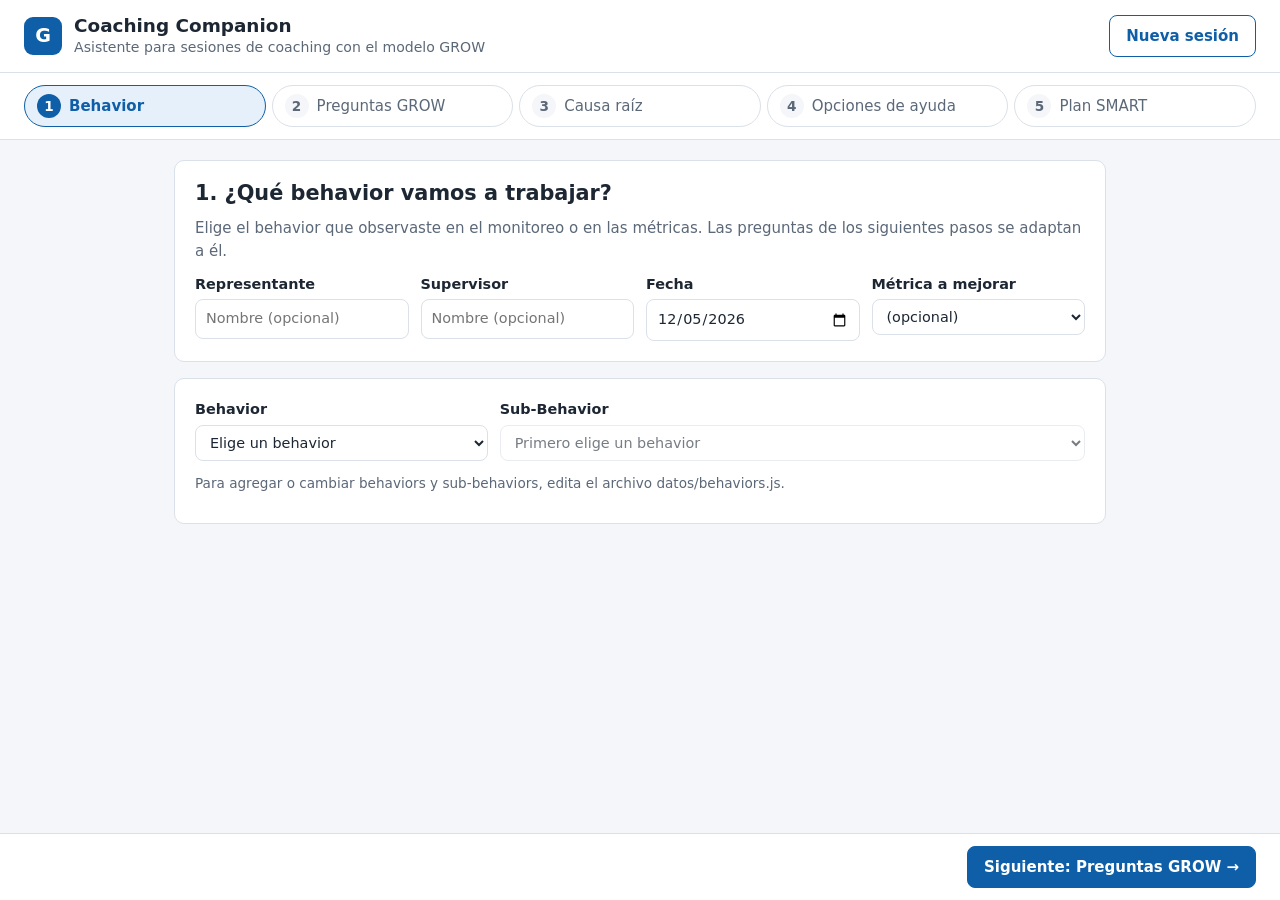
<file: index.html>
<!doctype html>
<html lang="es">
<head>
  <meta charset="utf-8">
  <meta name="viewport" content="width=device-width, initial-scale=1">
  <title>Coaching Companion</title>
  <link rel="stylesheet" href="css/estilos.css">
</head>
<body>
  <header class="encabezado">
    <div class="marca">
      <span class="logo" aria-hidden="true">G</span>
      <div>
        <h1>Coaching Companion</h1>
        <p class="sub">Asistente para sesiones de coaching con el modelo GROW</p>
      </div>
    </div>
    <button type="button" class="btn btn-sec" id="btn-nueva">Nueva sesión</button>
  </header>

  <nav class="pasos" id="pasos" aria-label="Pasos de la sesión"></nav>

  <main id="contenido" class="contenido" tabindex="-1">
    <!-- Este aviso solo se ve si no se cargaron los archivos de js/ y datos/. -->
    <div class="tarjeta alerta">
      <strong>La herramienta no pudo cargar sus archivos.</strong>
      Abre <strong>coaching-companion.html</strong> (versión en un solo archivo), o asegúrate de tener junto a este
      index.html las carpetas <code>css</code>, <code>datos</code> y <code>js</code>.
    </div>
  </main>

  <footer class="pie" id="pie">
    <button type="button" class="btn btn-sec" id="btn-atras">← Atrás</button>
    <span class="aviso-guardado" id="aviso-guardado"></span>
    <button type="button" class="btn" id="btn-siguiente">Siguiente →</button>
  </footer>

  <!--
    Orden de carga:
    1) datos/   → contenido editable (behaviors, preguntas, causas, estilos)
    2) js/app.js → estado, navegación y utilidades
    3) js/pasos/ → una sección por paso del flujo
    4) js/inicio.js → arranca la aplicación
    Todo funciona abriendo este archivo directamente (sin servidor).
  -->
  <script src="datos/metricas.js"></script>
  <script src="datos/behaviors.js"></script>
  <script src="datos/preguntas-grow.js"></script>
  <script src="datos/causas-raiz.js"></script>
  <script src="datos/estilos-aprendizaje.js"></script>
  <script src="datos/recomendaciones.js"></script>

  <script src="js/app.js"></script>
  <script src="js/pasos/1-behavior.js"></script>
  <script src="js/pasos/2-grow.js"></script>
  <script src="js/pasos/3-causa-raiz.js"></script>
  <script src="js/pasos/4-ayuda.js"></script>
  <script src="js/pasos/5-plan-smart.js"></script>
  <script src="js/inicio.js"></script>
</body>
</html>
</file>
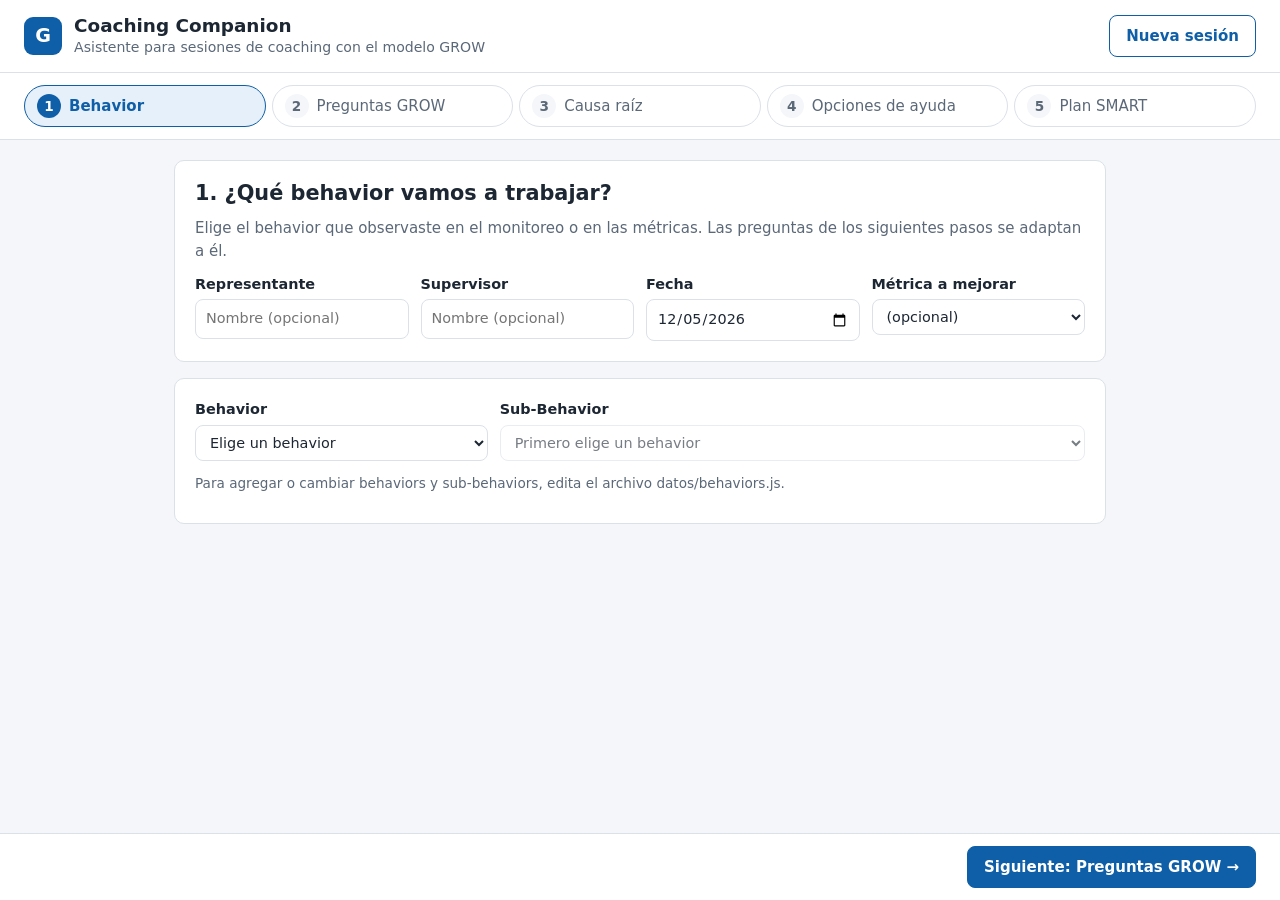
<file: coaching-companion.html>
<!doctype html>
<html lang="es">
<head>
  <!-- Archivo generado con construir.py. Para editar, cambia los archivos de datos/ y vuelve a generarlo. -->
  <meta charset="utf-8">
  <meta name="viewport" content="width=device-width, initial-scale=1">
  <title>Coaching Companion</title>
  <style>
/* Coaching Companion — estilos. Sin fuentes ni recursos externos. */
:root {
  --fondo: #f4f6f9;
  --tarjeta: #ffffff;
  --texto: #1d2733;
  --tenue: #5b6878;
  --borde: #dbe1e8;
  --primario: #0f5fa8;
  --primario-claro: #e6f0fa;
  --ok: #1d7a46;
  --ok-claro: #e5f4ec;
  --aviso: #8a5a00;
  --aviso-claro: #fff4dc;
  --sobre-primario: #ffffff;
  --radio: 10px;
}
/* Modo oscuro: sigue el tema del sistema o el elegido en la página que lo aloja. */
@media (prefers-color-scheme: dark) {
  :root:not([data-theme="light"]) {
    --fondo: #12171e; --tarjeta: #1b222c; --texto: #e3e9f0; --tenue: #9aa7b6; --borde: #2e3845;
    --primario: #5aa2e6; --primario-claro: #1d3247; --ok: #5cc48b; --ok-claro: #17322a;
    --aviso: #e8b65a; --aviso-claro: #3a2f17; --sobre-primario: #0c1622; color-scheme: dark;
  }
}
:root[data-theme="dark"] {
  --fondo: #12171e; --tarjeta: #1b222c; --texto: #e3e9f0; --tenue: #9aa7b6; --borde: #2e3845;
  --primario: #5aa2e6; --primario-claro: #1d3247; --ok: #5cc48b; --ok-claro: #17322a;
  --aviso: #e8b65a; --aviso-claro: #3a2f17; --sobre-primario: #0c1622; color-scheme: dark;
}

* { box-sizing: border-box; }
html { -webkit-text-size-adjust: 100%; }
body {
  margin: 0;
  font-family: "Segoe UI", system-ui, -apple-system, Roboto, Arial, sans-serif;
  font-size: 15px;
  line-height: 1.5;
  color: var(--texto);
  background: var(--fondo);
}
h1, h2, h3, h4 { line-height: 1.25; margin: 0 0 .5em; }
h2 { font-size: 1.3rem; }
h3 { font-size: 1.05rem; margin-top: 1.2em; }
h4 { font-size: 1rem; margin-top: 1em; }
p { margin: 0 0 .75em; }

/* Encabezado */
.encabezado {
  display: flex; align-items: center; justify-content: space-between; gap: 12px;
  padding: 14px 24px; background: var(--tarjeta); border-bottom: 1px solid var(--borde);
}
.marca { display: flex; align-items: center; gap: 12px; }
.marca h1 { font-size: 1.15rem; margin: 0; }
.sub { margin: 0; color: var(--tenue); font-size: .88rem; }
.logo {
  width: 38px; height: 38px; border-radius: 9px; background: var(--primario); color: var(--sobre-primario);
  display: grid; place-items: center; font-weight: 700; font-size: 1.2rem;
}

/* Barra de pasos */
.pasos {
  display: flex; gap: 6px; padding: 12px 24px; overflow-x: auto;
  background: var(--tarjeta); border-bottom: 1px solid var(--borde);
  position: sticky; top: env(safe-area-inset-top, 0px); z-index: 5;
}
.paso {
  display: flex; align-items: center; gap: 8px; flex: 1 1 0; min-width: max-content;
  padding: 8px 12px; border: 1px solid var(--borde); border-radius: 999px;
  background: var(--tarjeta); color: var(--tenue); font: inherit; cursor: pointer;
}
.paso .num {
  width: 24px; height: 24px; border-radius: 50%; display: grid; place-items: center;
  background: var(--fondo); font-size: .85rem; font-weight: 600;
}
.paso.listo .num { background: var(--ok-claro); color: var(--ok); }
.paso.activo { border-color: var(--primario); color: var(--primario); background: var(--primario-claro); font-weight: 600; }
.paso.activo .num { background: var(--primario); color: var(--sobre-primario); }

/* Contenido */
.contenido { max-width: 980px; margin: 0 auto; padding: 20px 24px 100px; outline: none; }
.tarjeta {
  background: var(--tarjeta); border: 1px solid var(--borde); border-radius: var(--radio);
  padding: 20px; margin-bottom: 16px;
}
.ayuda { color: var(--tenue); }
.tenue { color: var(--tenue); font-weight: normal; }
.nota { color: var(--tenue); font-size: .85rem; margin-top: 12px; }
.alerta { background: var(--aviso-claro); color: var(--aviso); padding: 10px 12px; border-radius: 8px; }
.contexto { font-size: .95rem; }
.etq { font-weight: 600; font-size: .85rem; color: var(--tenue); }

/* Campos */
.fila-campos { display: grid; grid-template-columns: repeat(auto-fit, minmax(200px, 1fr)); gap: 12px; }
.campo { display: flex; flex-direction: column; gap: 4px; font-weight: 600; font-size: .9rem; }
.campo input, .campo textarea, .campo select {
  font: inherit; font-weight: normal; padding: 8px 10px; border: 1px solid var(--borde);
  border-radius: 8px; background: var(--tarjeta); color: var(--texto); width: 100%;
}
.campo textarea { resize: vertical; }
.campo input:focus, .campo textarea:focus, button:focus-visible, input:focus-visible {
  outline: 2px solid var(--primario); outline-offset: 1px;
}
.campo-notas { margin-top: 16px; }

/* Botones */
.btn {
  font: inherit; font-weight: 600; padding: 9px 16px; border-radius: 8px; cursor: pointer;
  border: 1px solid var(--primario); background: var(--primario); color: var(--sobre-primario);
}
.btn:hover { filter: brightness(1.08); }
.btn-sec { background: var(--tarjeta); color: var(--primario); }
.btn-peq { padding: 6px 12px; font-size: .88rem; }
.enlace { background: none; border: 0; padding: 0; color: var(--primario); font: inherit; text-decoration: underline; cursor: pointer; }
.acciones { display: flex; align-items: center; gap: 10px; flex-wrap: wrap; margin-bottom: 12px; }
.aviso-copia { color: var(--ok); font-weight: 600; }

/* Chips */
.chip {
  display: inline-block; padding: 1px 9px; border-radius: 999px; font-size: .78rem; font-weight: 600;
  background: var(--primario-claro); color: var(--primario); border: 1px solid transparent;
}
.chip-ejemplo { background: var(--aviso-claro); color: var(--aviso); }
.metricas { display: inline-flex; flex-wrap: wrap; gap: 4px; }
.filtros { display: flex; flex-wrap: wrap; gap: 6px; align-items: center; margin-bottom: 12px; }
.chip-filtro { cursor: pointer; background: var(--tarjeta); border-color: var(--borde); color: var(--tenue); font-family: inherit; padding: 4px 12px; }
.chip-filtro.activo { background: var(--primario); color: var(--sobre-primario); border-color: var(--primario); }

/* Behaviors */
.selectores-behavior { display: grid; gap: 12px; grid-template-columns: minmax(0, 1fr) minmax(0, 2fr); }
.selectores-behavior select { width: 100%; max-width: 100%; text-overflow: ellipsis; }
.selectores-behavior select:disabled { opacity: .6; }
@media (max-width: 640px) { .selectores-behavior { grid-template-columns: minmax(0, 1fr); } }
.behavior-detalle > p { margin: 12px 0 0; color: var(--tenue); }
.behavior-detalle .se-ve-bien { padding-left: 0; }
.behavior-detalle .se-ve-bien p { margin: 4px 0 0; }
.lista-behaviors { display: grid; gap: 10px; }
.behavior { padding: 14px; border: 1px solid var(--borde); border-radius: var(--radio); }
.behavior-cabecera { display: flex; gap: 12px; align-items: flex-start; cursor: pointer; }
.behavior:hover { border-color: var(--primario); }
.behavior.elegido { border-color: var(--primario); background: var(--primario-claro); }
.behavior input { margin-top: 4px; }
.behavior p { margin: 6px 0 0; color: var(--tenue); }
.behavior-titulo { margin-bottom: 4px; }
.se-ve-bien { margin-top: 12px; padding-left: 26px; }
.sub-behaviors { display: grid; gap: 6px; margin-top: 6px; }
.sub-behavior {
  display: flex; gap: 10px; align-items: flex-start; padding: 8px 10px; cursor: pointer;
  background: var(--tarjeta); border: 1px solid var(--borde); border-radius: 8px; font-size: .92rem;
}
.sub-behavior input { margin-top: 4px; flex: none; }
.sub-behavior.elegido { border-color: var(--primario); box-shadow: 0 0 0 1px var(--primario); }
.se-ve-bien ul { margin: 4px 0 0; padding-left: 20px; }

/* GROW */
.pestanas { display: grid; grid-template-columns: repeat(4, 1fr); gap: 6px; margin-bottom: -1px; }
.pestana {
  font: inherit; padding: 10px; border: 1px solid var(--borde); border-bottom: 0;
  border-radius: var(--radio) var(--radio) 0 0; background: var(--fondo); color: var(--tenue);
  cursor: pointer; display: flex; align-items: center; gap: 8px; justify-content: center;
}
.pestana .letra, .smart-campo .letra {
  display: inline-grid; place-items: center; width: 26px; height: 26px; border-radius: 6px;
  background: var(--borde); color: var(--texto); font-weight: 700;
}
.pestana.activa { background: var(--tarjeta); color: var(--primario); font-weight: 600; }
.pestana.activa .letra { background: var(--primario); color: var(--sobre-primario); }
.panel-grow { border-top-left-radius: 0; border-top-right-radius: 0; }
.proposito { background: var(--fondo); border-radius: 8px; padding: 12px 14px; }
.proposito p:last-child { margin: 0; }
.preguntas { list-style: none; padding: 0; margin: 0; display: grid; gap: 4px; }
.preguntas label, .senales label, .confirmar {
  display: flex; gap: 10px; align-items: flex-start; padding: 7px 10px; border-radius: 8px; cursor: pointer;
}
.preguntas label:hover, .senales label:hover { background: var(--fondo); }
.preguntas input, .senales input, .confirmar input { margin-top: 4px; flex: none; }
.preguntas input:checked + span { color: var(--tenue); text-decoration: line-through; text-decoration-color: var(--borde); }
.recomendacion .preguntas input:checked + span, .grupo-ayuda .preguntas input:checked + span { color: var(--texto); text-decoration: none; font-weight: 600; }
.grupo-causa { border: 1px solid var(--borde); border-radius: 8px; padding: 8px 12px; margin-bottom: 8px; }
.grupo-causa summary { cursor: pointer; }
.grupo-causa[open] summary { margin-bottom: 6px; }

/* Causa raíz */
.rejilla-causas { display: grid; grid-template-columns: repeat(auto-fit, minmax(380px, 1fr)); gap: 16px; }
.causa { margin: 0; display: flex; flex-direction: column; }
.causa h3 { margin-top: 0; }
.causa.confirmada { border-color: var(--ok); box-shadow: 0 0 0 2px var(--ok-claro); }
.prueba { font-size: .88rem; background: var(--fondo); padding: 8px 10px; border-radius: 8px; }
.senales { list-style: none; padding: 0; margin: 0 0 10px; flex: 1; }
.barra { height: 6px; background: var(--fondo); border-radius: 999px; overflow: hidden; margin-bottom: 8px; }
.relleno { display: block; height: 100%; width: 0; background: var(--primario); transition: width .2s; }
.confirmar { font-weight: 600; background: var(--fondo); }
.causa.confirmada .confirmar { background: var(--ok-claro); color: var(--ok); }
.sugerencia { background: var(--primario-claro); border-radius: 8px; padding: 10px 14px; }
.sugerencia p { margin: 0; }
.sugerencia .btn { margin-top: 8px; }

/* Ayuda */
.rejilla-estilos { display: grid; grid-template-columns: repeat(auto-fit, minmax(200px, 1fr)); gap: 10px; }
.estilo {
  display: flex; flex-direction: column; gap: 4px; padding: 12px; cursor: pointer;
  border: 1px solid var(--borde); border-radius: var(--radio); font-size: .9rem;
}
.estilo input { position: absolute; opacity: 0; pointer-events: none; }
.estilo.elegido { border-color: var(--primario); background: var(--primario-claro); }
.estilo:focus-within { outline: 2px solid var(--primario); }
.recomendacion { border-left: 4px solid var(--primario); }
.recomendacion .combinacion { margin: 0 0 8px; overflow-wrap: anywhere; }
.rec-bloque { border-top: 1px solid var(--borde); padding-top: 8px; margin-top: 10px; }
.rec-bloque p { margin: 4px 0 0; }
.grupo-ayuda { border-top: 1px solid var(--borde); padding-top: 4px; }

/* SMART */
.smart { display: grid; gap: 12px; margin: 14px 0; }
.smart-campo > span:first-child { display: flex; align-items: center; gap: 8px; }
.smart-campo .tenue { font-size: .85rem; }
.revisiones { list-style: none; padding: 0; margin: 0; display: grid; gap: 4px; }
.revisiones .ok { color: var(--ok); }
.revisiones .pendiente { color: var(--aviso); }
.resumen {
  white-space: pre-wrap; word-wrap: break-word; background: var(--fondo); padding: 14px;
  border-radius: 8px; font-family: Consolas, "Courier New", monospace; font-size: .85rem; margin: 0;
}

/* Pie fijo */
.pie {
  position: fixed; left: 0; right: 0; bottom: 0; display: flex; align-items: center; justify-content: space-between;
  gap: 12px; padding: 12px 24px calc(12px + env(safe-area-inset-bottom, 0px)); background: var(--tarjeta); border-top: 1px solid var(--borde);
}
.btn-nueva-confirmar { border-color: var(--aviso); color: var(--aviso); }
.aviso-guardado { color: var(--tenue); font-size: .82rem; text-align: center; }

@media (max-width: 640px) {
  .encabezado, .pasos, .contenido, .pie { padding-left: 16px; padding-right: 16px; }
  .paso .txt { display: none; }
  .paso.activo .txt { display: inline; }
  .pestanas { grid-template-columns: repeat(2, 1fr); }
  .rejilla-causas { grid-template-columns: 1fr; }
  .sub { display: none; }
}

/* Impresión: solo el resumen */
@media print {
  .encabezado, .pasos, .pie, .tarjeta { display: none !important; }
  .tarjeta:last-child { display: block !important; border: 0; padding: 0; }
  .tarjeta:last-child .acciones, .tarjeta:last-child .ayuda { display: none; }
  .resumen { background: none; font-size: 11pt; }
  body { background: #fff; }
}
.behavior.elegido .chip { background: var(--tarjeta); }

</style>
</head>
<body>
  <header class="encabezado">
    <div class="marca">
      <span class="logo" aria-hidden="true">G</span>
      <div>
        <h1>Coaching Companion</h1>
        <p class="sub">Asistente para sesiones de coaching con el modelo GROW</p>
      </div>
    </div>
    <button type="button" class="btn btn-sec" id="btn-nueva">Nueva sesión</button>
  </header>

  <nav class="pasos" id="pasos" aria-label="Pasos de la sesión"></nav>

  <main id="contenido" class="contenido" tabindex="-1">
    <!-- Este aviso solo se ve si no se cargaron los archivos de js/ y datos/. -->
    <div class="tarjeta alerta">
      <strong>La herramienta no pudo cargar sus archivos.</strong>
      Abre <strong>coaching-companion.html</strong> (versión en un solo archivo), o asegúrate de tener junto a este
      index.html las carpetas <code>css</code>, <code>datos</code> y <code>js</code>.
    </div>
  </main>

  <footer class="pie" id="pie">
    <button type="button" class="btn btn-sec" id="btn-atras">← Atrás</button>
    <span class="aviso-guardado" id="aviso-guardado"></span>
    <button type="button" class="btn" id="btn-siguiente">Siguiente →</button>
  </footer>

  <!--
    Orden de carga:
    1) datos/   → contenido editable (behaviors, preguntas, causas, estilos)
    2) js/app.js → estado, navegación y utilidades
    3) js/pasos/ → una sección por paso del flujo
    4) js/inicio.js → arranca la aplicación
    Todo funciona abriendo este archivo directamente (sin servidor).
  -->
  <script>/* datos/metricas.js */
/*
 * ============================================================
 *  MÉTRICAS
 * ============================================================
 *  Cualquier behavior se puede trabajar con cualquier métrica.
 *  El supervisor elige en cada sesión qué métrica se busca mejorar.
 * ============================================================
 */
window.CC = window.CC || {};

CC.metricas = [
  { id: "NPS", descripcion: "Net Promoter Score" },
  { id: "7D FCR", descripcion: "El cliente no vuelve a llamar antes de 7 días" },
  { id: "Stay Connected", descripcion: "Cobro a clientes con saldo vencido (past due)" },
  { id: "CRT", descripcion: "Customer Resolution Time" },
  { id: "HSE", descripcion: "Cambios de garantía" },
  { id: "C&A/100", descripcion: "Créditos o ajustes por cada 100 llamadas" }
];

</script>
  <script>/* datos/behaviors.js */
/*
 * ============================================================
 *  BEHAVIORS  (archivo para editar)
 * ============================================================
 *  Behaviors y sub-behaviors oficiales, con el mismo texto en
 *  inglés que la herramienta de registro de coaching.
 *  Lista completa según Manuel (33). Si se crea uno nuevo, agrégalo
 *  al final de la lista.
 *
 *  Cómo agregar uno nuevo: copia un bloque { ... }, pégalo al
 *  final de la lista (separado por coma) y cambia el texto.
 *
 *  Campos:
 *   id            Identificador corto, sin espacios ni acentos.
 *   nombre        Nombre exacto del behavior (como en la herramienta).
 *   subBehaviors  Lista de sub-behaviors, texto exacto.
 *   descripcion   Qué es el behavior, en una frase (español).
 *   preguntas     Preguntas de autodescubrimiento propias de este
 *                 behavior para cada etapa GROW. Se muestran antes
 *                 que las preguntas generales (datos/preguntas-grow.js).
 *                 goal / reality / options / way (Way forward).
 *   medible       Sugerencia de cómo medir el avance del behavior
 *                 (plan SMART). La métrica se elige en cada sesión:
 *                 cualquier behavior aplica a cualquier métrica.
 *   ejemplo       true = behavior de muestra (etiqueta EJEMPLO).
 *
 *  Plantilla vacía para copiar:
 *
 *  {
 *    id: "",
 *    nombre: "",
 *    subBehaviors: [
 *      ""
 *    ],
 *    descripcion: "",
 *    preguntas: { goal: [], reality: [], options: [], way: [] },
 *    medible: ""
 *  },
 * ============================================================
 */
window.CC = window.CC || {};

CC.behaviors = [
  {
    id: "visual-audit",
    nombre: "Visual Audit",
    subBehaviors: [
      "Complete a visual audit (NBA - previous memos - tenure - usage - rate plan - balance - additional charges) to identify sales offers & adjacent issues, reduce customer effort, or (tenure - previous credits - balance - payment history) prior to negotiating a credit / payment, etc",
      "Complete a visual audit early and access NBA - be prepared to transition to the treatment"
    ],
    descripcion: "Revisar la cuenta al inicio de la interacción (NBA, memos, tenure, uso, plan, balance, cargos, créditos previos e historial de pagos) para anticipar problemas, ofertas y decisiones de crédito o pago.",
    preguntas: {
      goal: [
        "¿Qué te gustaría saber del cliente antes de que termine de explicar su problema?",
        "Si hicieras la auditoría visual en todas tus llamadas, ¿qué cambiaría en la métrica que estamos trabajando?"
      ],
      reality: [
        "Cuéntame qué revisas en la cuenta en los primeros segundos de la llamada.",
        "¿En qué momento abres NBA? ¿Qué pasa cuando lo abres tarde?",
        "En esta llamada, ¿qué información de la cuenta (memos, balance, cargos) te habría ayudado a resolver antes?",
        "Antes de negociar un crédito o un pago, ¿qué revisas de tenure, créditos previos e historial de pagos?"
      ],
      options: [
        "¿Qué orden de revisión podrías seguir siempre para no olvidar nada?",
        "¿Cómo podrías hacer la auditoría mientras escuchas al cliente, sin dejar silencios largos?",
        "¿Qué issues adyacentes u ofertas podrías detectar si revisas uso y plan desde el inicio?"
      ],
      way: [
        "¿Qué vas a revisar primero en cada llamada a partir de hoy?",
        "¿Cómo vas a recordar abrir NBA al inicio?"
      ]
    },
    medible: "Auditoría visual completa y NBA abierto al inicio en 9 de 10 interacciones monitoreadas",
    ejemplo: false
  },
  {
    id: "tools-resources",
    nombre: "Tools & Resources",
    subBehaviors: [
      "Follow the applicable troubleshooting steps to address device and/or service issues",
      "Follow the steps in The Fix to correct a device/service issue",
      "Open NBA at the beginning of the call/chat to gain an understanding of how you want to position the treatment",
      "Pull up and read policy information in C2 to give correct and complete information to the customer related to their resolution",
      "Review and communicate relevant promotions and offers available for the customer",
      "Review Memos to understand previous calls and issues to reduce customer effort and reduce need for asking questions",
      "Use ATLAS The Fix to send instructions - next steps - resolution guarantee",
      "Use Grand Central to send instructions - next steps - resolution guarantee",
      "Utilize and send (via ATLAS The Fix) Common Procedures to educate the customer about how to use their device or service",
      "Utilize and send (via Grand Central) Common Procedures to educate the customer about how to use their device or service"
    ],
    descripcion: "Usar las herramientas y recursos (The Fix, C2, NBA, Memos, ATLAS, Grand Central) para dar una resolución correcta, completa y documentada.",
    preguntas: {
      goal: [
        "¿Qué tan seguro te gustaría sentirte de que la información que das es correcta y completa?",
        "¿Qué impacto quieres lograr en tus rellamadas usando mejor las herramientas?"
      ],
      reality: [
        "Cuando llega un problema de equipo o servicio, ¿qué herramienta abres primero y por qué?",
        "¿En qué casos sigues los pasos de The Fix completos y en cuáles te saltas alguno?",
        "¿Cuándo fue la última vez que leíste la política en C2 antes de responder? ¿Cómo te fue?",
        "¿Qué haces hoy para que el cliente se quede con las instrucciones y próximos pasos por escrito?"
      ],
      options: [
        "¿Qué herramienta te ahorraría más preguntas al cliente si la revisaras antes (Memos, NBA, C2)?",
        "¿Cuándo convendría enviar instrucciones o Common Procedures por ATLAS The Fix o Grand Central?",
        "¿Qué compañero domina estas herramientas y qué podrías aprender de él o ella?"
      ],
      way: [
        "¿Qué herramienta te comprometes a usar en cada llamada esta semana?",
        "¿Cómo vamos a saber que la estás usando bien?"
      ]
    },
    medible: "Uso correcto de la herramienta acordada en 9 de 10 interacciones monitoreadas",
    ejemplo: false
  },
  {
    id: "thank-the-customer",
    nombre: "Thank the Customer",
    subBehaviors: [
      "Verbalize appreciation for the customer: New accounts, tenure, military, line additions, customer effort"
    ],
    descripcion: "Expresar aprecio genuino y específico al cliente (cuenta nueva, tenure, militar, líneas nuevas, esfuerzo del cliente).",
    preguntas: {
      goal: [
        "¿Cómo te gustaría que el cliente se sintiera al terminar la llamada?",
        "¿Qué crees que pasaría con tus resultados si cada cliente se sintiera valorado?"
      ],
      reality: [
        "¿En qué momento de la llamada agradeces al cliente hoy?",
        "¿Qué datos de la cuenta (tenure, militar, líneas nuevas) usas para personalizar el agradecimiento?",
        "Escuchando esta llamada, ¿el agradecimiento sonó genuino o de guion? ¿Por qué?"
      ],
      options: [
        "¿Cómo podrías reconocer el esfuerzo del cliente cuando ya llamó varias veces?",
        "¿Qué frases te salen naturales para agradecer sin sonar repetitivo?"
      ],
      way: [
        "¿Qué vas a decir distinto para agradecer a partir de la próxima llamada?",
        "¿Cómo te gustaría que te diera retroalimentación sobre esto?"
      ]
    },
    medible: "Agradecimiento personalizado en 9 de 10 interacciones monitoreadas",
    ejemplo: false
  },
  {
    id: "set-expectations",
    nombre: "Set Expectations",
    subBehaviors: [
      "Give the customer expectations for the next bill (i.e. prorated charges, estimated bill amount, location of credit applied on bill, etc.)",
      "Give the customer the estimated time and next steps for resolution (i.e. trouble tickets, exchanges, handset refunds, text notifications, E-signature, shipping timeframes, etc.)",
      "If you have to refer the customer to the store per C2, give them a specific location, send the store information via ATLAS The Fix, and partner with the store (as needed)",
      "If you have to refer the customer to the store per Magenta Pulse Fetch, offer Assistance Locating the Nearest Store, give them a specific location.",
      "Providing information and setting expectations when transferring calls (escalation, internal transfer, external transfer, etc.)"
    ],
    descripcion: "Explicar al cliente qué va a pasar, cuándo y qué hacer después (próxima factura, tiempos de resolución, tienda o transferencia) para que no tenga que volver a llamar.",
    preguntas: {
      goal: [
        "¿Qué quieres que el cliente sepa con certeza cuando cuelga?",
        "¿Qué te gustaría que pasara con las rellamadas por dudas de factura o de seguimiento?"
      ],
      reality: [
        "¿Cómo le explicas hoy al cliente lo que verá en su próxima factura (prorrateos, monto estimado, crédito)?",
        "Cuando abres un ticket o un cambio de equipo, ¿qué tiempos y próximos pasos le das?",
        "Cuando refieres a tienda, ¿le das una ubicación específica? ¿Qué te lo impide a veces?",
        "Antes de transferir, ¿qué le explicas al cliente?"
      ],
      options: [
        "¿Cómo podrías confirmar que el cliente entendió sin que suene repetitivo?",
        "¿Qué información le serviría tener por escrito (por ejemplo, enviada por ATLAS The Fix)?",
        "¿Qué frase podrías usar para preparar al cliente antes de una transferencia?"
      ],
      way: [
        "¿Qué datos vas a dar siempre al cerrar la llamada?",
        "¿En qué tipo de llamadas vas a empezar a aplicarlo?"
      ]
    },
    medible: "Expectativas claras (tiempo y próximos pasos) en 9 de 10 interacciones monitoreadas",
    ejemplo: false
  },
  {
    id: "self-help",
    nombre: "Self Help",
    subBehaviors: [
      "Send links to the customer with information on how they can achieve/confirm resolution in the future through the web, IVR or phone along with the benefits (time saved, lowered effort, save on fees, etc.)",
      "Send the ATLAS The Fix link to the customer with information on how they can achieve/confirm resolution in the future through the web, IVR or phone along with the benefits (time saved, lowered effort, save on fees, etc.)",
      "Send the Grand Central link to the customer with information on how they can achieve/confirm resolution in the future through the web, IVR or phone along with the benefits (time saved, lowered effort, save on fees, etc.)",
      "Show the customer how they can achieve resolution in the future through the web, IVR or phone",
      "Show the customer how to use self-help options to avoid fees"
    ],
    descripcion: "Educar al cliente para que pueda resolver o confirmar por sí mismo en el futuro (web, IVR, teléfono), explicando los beneficios.",
    preguntas: {
      goal: [
        "¿Qué te gustaría que el cliente pudiera hacer solo la próxima vez?",
        "¿Cómo ayudaría al cliente, y a tus rellamadas, que conozca las opciones de self help?"
      ],
      reality: [
        "¿En qué llamadas le muestras al cliente cómo resolverlo solo? ¿En cuáles no?",
        "¿Cómo explicas los beneficios (tiempo, esfuerzo, ahorro en cargos)?",
        "¿Qué haces cuando el cliente dice que prefiere llamar?"
      ],
      options: [
        "¿Qué enlace podrías enviar (ATLAS The Fix, Grand Central) en lugar de solo explicarlo?",
        "¿Cómo podrías mostrarle el camino mientras está en línea contigo?",
        "¿Qué beneficio le importaría más a este tipo de cliente?"
      ],
      way: [
        "¿En cuántas llamadas por turno te comprometes a ofrecer self help?",
        "¿Qué enlace o frase vas a tener lista?"
      ]
    },
    medible: "Self help ofrecido con beneficio explicado en 9 de 10 interacciones aplicables",
    ejemplo: false
  },
  {
    id: "save-offer",
    nombre: "Save Offer",
    subBehaviors: [
      "Utilize the retention guide to demonstrate reasons to stay with T-Mobile"
    ],
    descripcion: "Usar la guía de retención para mostrar al cliente razones concretas para quedarse.",
    preguntas: {
      goal: [
        "Cuando un cliente quiere cancelar, ¿qué te gustaría lograr en esa conversación?",
        "¿Cómo te darías cuenta de que la oferta realmente conectó con lo que le importa al cliente?"
      ],
      reality: [
        "¿En qué momento abres la guía de retención durante la llamada?",
        "¿Qué razones para quedarse le das hoy al cliente? ¿Cómo eliges cuáles?",
        "En esta llamada, ¿qué necesidad del cliente escuchaste antes de ofrecer algo?"
      ],
      options: [
        "¿Cómo podrías conectar la oferta con lo que el cliente te contó?",
        "¿Qué partes de la guía podrías tener listas para las objeciones más comunes?"
      ],
      way: [
        "¿Qué vas a hacer distinto en tu próxima llamada de cancelación?",
        "¿Cómo vamos a revisar juntos cómo te fue?"
      ]
    },
    medible: "Guía de retención utilizada con razones personalizadas en 9 de 10 llamadas de cancelación monitoreadas.",
    ejemplo: false
  },
  {
    id: "retention-escalation",
    nombre: "Retention & Escalation Handling",
    subBehaviors: [
      "Retention & Escalation Handling - save offers, preventing churn"
    ],
    descripcion: "Manejar retenciones y escalaciones con ofertas de permanencia para evitar la pérdida del cliente (churn).",
    preguntas: {
      goal: [
        "¿Qué te gustaría que pasara cuando un cliente pide escalar o cancelar?",
        "¿Cómo te gustaría sentirte al manejar a un cliente molesto que quiere irse?"
      ],
      reality: [
        "Cuéntame qué haces en los primeros momentos cuando el cliente pide un supervisor o cancelar.",
        "¿Qué intentas antes de escalar la llamada?",
        "¿Qué ofertas de permanencia conoces y cuándo las usas?"
      ],
      options: [
        "¿Qué podrías intentar tú antes de escalar?",
        "¿Cómo podrías calmar al cliente para que esté dispuesto a escuchar una oferta?"
      ],
      way: [
        "¿Qué paso vas a agregar antes de escalar o aceptar una cancelación?",
        "¿Qué apoyo necesitas de mí para lograrlo?"
      ]
    },
    medible: "Oferta de permanencia antes de escalar o cancelar en 9 de 10 llamadas aplicables monitoreadas.",
    ejemplo: false
  },
  {
    id: "restate",
    nombre: "Restate",
    subBehaviors: [
      "Immediately acknowledge the customer's issue or desired resolution by restating the issue back to them in your own words"
    ],
    descripcion: "Reconocer de inmediato el problema o la resolución que busca el cliente, repitiéndolo con tus propias palabras.",
    preguntas: {
      goal: [
        "¿Qué quieres que sienta el cliente después de explicarte su problema?",
        "¿Qué cambiaría en la llamada si confirmaras desde el inicio lo que el cliente necesita?"
      ],
      reality: [
        "¿Qué haces justo después de que el cliente termina de explicar su problema?",
        "En esta llamada, ¿repetiste el problema con tus palabras? ¿Cómo reaccionó el cliente?",
        "¿Te ha pasado que resuelves algo distinto a lo que el cliente quería?"
      ],
      options: [
        "¿Qué frase podrías usar para repetir el problema sin sonar a guion?",
        "¿Cómo podrías incluir también la resolución que el cliente espera?"
      ],
      way: [
        "¿Cómo vas a empezar a repetir el problema en cada llamada?",
        "¿Cómo te vas a dar cuenta de que lo estás haciendo?"
      ]
    },
    medible: "Restate inmediato con palabras propias en 9 de 10 interacciones monitoreadas.",
    ejemplo: false
  },
  {
    id: "relate",
    nombre: "Relate",
    subBehaviors: [
      "Build relationship around T-Mobile products and services and/or Reinforce Value",
      "Relate to the customers' frustrations/concerns without making disparaging comments about company, employees, partners, products. One Team Together!"
    ],
    descripcion: "Construir relación con el cliente, reforzar el valor de productos y servicios y conectar con sus frustraciones sin hablar mal de la compañía.",
    preguntas: {
      goal: [
        "¿Qué tipo de conexión te gustaría lograr con el cliente?",
        "¿Cómo te gustaría responder cuando el cliente se queja de la compañía?"
      ],
      reality: [
        "¿Qué haces hoy para conectar con el cliente más allá del problema?",
        "Cuando el cliente está frustrado, ¿qué le dices? ¿Cómo suena?",
        "¿Te ha pasado que, por empatizar, terminas dándole la razón contra la compañía o un compañero?"
      ],
      options: [
        "¿Cómo podrías mostrar que entiendes su frustración sin hablar mal de nadie?",
        "¿Qué valor de los productos o servicios podrías resaltar según lo que usa el cliente?"
      ],
      way: [
        "¿Qué frase vas a usar para conectar con un cliente frustrado?",
        "¿En qué llamadas vas a practicarlo primero?"
      ]
    },
    medible: "Conexión con el cliente sin comentarios negativos en 9 de 10 interacciones monitoreadas.",
    ejemplo: false
  },
  {
    id: "recap",
    nombre: "Recap",
    subBehaviors: [
      "Paraphrase how you resolved the initial call reason and adjacent issues to ensure customer is clear on the resolution while verbalizing and sending your personal guarantee for resolution"
    ],
    descripcion: "Resumir cómo se resolvió el motivo de la llamada y los issues adyacentes, y dar y enviar la garantía personal de resolución.",
    preguntas: {
      goal: [
        "¿Qué quieres que el cliente tenga claro al colgar?",
        "¿Cómo te gustaría cerrar tus llamadas?"
      ],
      reality: [
        "¿Cómo cierras hoy una llamada después de resolver?",
        "¿Incluyes los issues adyacentes en el resumen? ¿Por qué sí o por qué no?",
        "¿Cuándo das y envías tu garantía personal de resolución?"
      ],
      options: [
        "¿Qué estructura corta podrías usar para el recap?",
        "¿Cómo podrías verbalizar la garantía para que suene personal y no de guion?"
      ],
      way: [
        "¿Cómo vas a cerrar tus llamadas a partir de hoy?",
        "¿Cómo vamos a revisar que el recap esté en tus llamadas?"
      ]
    },
    medible: "Recap con issues adyacentes y garantía personal en 9 de 10 interacciones monitoreadas.",
    ejemplo: false
  },
  {
    id: "process-compliance",
    nombre: "Process compliance",
    subBehaviors: [
      "Process Compliance - followed required steps, accuracy, security and documentation"
    ],
    descripcion: "Seguir los pasos requeridos con precisión, cumpliendo seguridad y documentación.",
    preguntas: {
      goal: [
        "¿Qué te gustaría lograr en cumplimiento de procesos?",
        "¿Por qué crees que es importante seguir cada paso para el cliente y para ti?"
      ],
      reality: [
        "¿Qué pasos del proceso sientes que se te pasan con más frecuencia?",
        "¿Cómo haces hoy la verificación de seguridad y la documentación?",
        "¿Qué pasa en la llamada que hace que te saltes un paso?"
      ],
      options: [
        "¿Qué te ayudaría a no olvidar los pasos requeridos?",
        "¿Cómo podrías documentar mientras hablas con el cliente?"
      ],
      way: [
        "¿Qué paso del proceso te comprometes a cuidar en cada llamada?",
        "¿Cuándo revisamos juntos tus notas y verificaciones?"
      ]
    },
    medible: "Pasos requeridos, seguridad y documentación completos en 10 de 10 interacciones revisadas.",
    ejemplo: false
  },
  {
    id: "probing-questions",
    nombre: "Probing Questions",
    subBehaviors: [
      "Ask 'who' and 'how' questions about current lines to uncover AAL opportunities",
      "Ask if there are specific charges the customer is asking about to better understand their concern",
      "Ask open ended questions about how the customer uses their device/service in order to determine needs and sales offers",
      "Ask questions to determine situation - duration - location to start the troubleshooting process",
      "Ask targeted questions (\"who\", \"how\", \"what\", \"when\", etc.) about specific line charges to understand the cause of billing concern and move the conversation forward",
      "Ask the customer why they are considering discontinuing service with T-Mobile",
      "Move to a direct question to close the sale and confirm/gain agreement on the outcome with the customer"
    ],
    descripcion: "Hacer preguntas abiertas y específicas para entender la situación, la necesidad o la preocupación del cliente y llevar la conversación a un acuerdo.",
    preguntas: {
      goal: [
        "¿Qué te gustaría entender del cliente antes de proponer una solución?",
        "¿Cómo cambiarían tus llamadas si llegaras más rápido a la causa del problema?"
      ],
      reality: [
        "¿Qué preguntas haces normalmente al inicio de la llamada?",
        "¿Cuándo usas preguntas abiertas y cuándo cerradas?",
        "En esta llamada, ¿qué información te faltó y qué pregunta te la habría dado?",
        "¿Cómo cierras la conversación para confirmar el acuerdo con el cliente?"
      ],
      options: [
        "¿Qué preguntas de situación, duración y ubicación podrías hacer siempre antes del troubleshooting?",
        "¿Qué preguntas 'quién' y 'cómo' te ayudarían a descubrir necesidades u oportunidades?",
        "¿Qué pregunta directa podrías usar para cerrar y confirmar el acuerdo?"
      ],
      way: [
        "¿Qué pregunta nueva vas a incorporar en tus llamadas?",
        "¿Cómo vamos a revisar si te está ayudando?"
      ]
    },
    medible: "Preguntas de sondeo adecuadas al tipo de llamada en 9 de 10 interacciones monitoreadas.",
    ejemplo: false
  },
  {
    id: "power-words",
    nombre: "Power Words",
    subBehaviors: [
      "Use power words to demonstrate eagerness to resolve"
    ],
    descripcion: "Usar palabras que transmitan seguridad y ganas de resolver el problema del cliente.",
    preguntas: {
      goal: [
        "¿Cómo te gustaría que el cliente percibiera tu disposición para ayudarlo?",
        "¿Qué quieres que el cliente sienta cuando escucha tus primeras palabras?"
      ],
      reality: [
        "¿Qué frases usas hoy para mostrarle al cliente que lo vas a ayudar?",
        "Escuchando esta llamada, ¿qué palabras transmitieron seguridad? ¿Cuáles transmitieron duda?",
        "¿Usas palabras como 'intentar' o 'creo que'? ¿Cómo crees que las recibe el cliente?"
      ],
      options: [
        "¿Qué palabras o frases podrías usar para mostrar ganas de resolver?",
        "¿Qué frase te sale natural y no suena a guion?"
      ],
      way: [
        "¿Qué tres frases vas a empezar a usar desde hoy?",
        "¿Cómo te vas a acordar de usarlas?"
      ]
    },
    medible: "Power words presentes en 9 de 10 interacciones monitoreadas.",
    ejemplo: false
  },
  {
    id: "plan-product-knowledge",
    nombre: "Plan & Product Knowledge",
    subBehaviors: [
      "Plan & Product Knowledge - Plans upgrades, trade-ins, device options"
    ],
    descripcion: "Conocer planes, upgrades, trade-ins y opciones de equipos para dar información correcta y recomendar lo adecuado.",
    preguntas: {
      goal: [
        "¿Qué tan seguro te gustaría sentirte al explicar planes y equipos?",
        "¿Qué te gustaría poder recomendar al cliente sin dudar?"
      ],
      reality: [
        "¿Qué planes, upgrades o trade-ins se te hacen más difíciles de explicar?",
        "¿Dónde buscas la información cuando tienes una duda?",
        "En esta llamada, ¿la información que diste fue completa y correcta?"
      ],
      options: [
        "¿Qué recurso podrías revisar para reforzar lo que menos dominas?",
        "¿Cómo podrías comparar opciones para el cliente de forma sencilla?"
      ],
      way: [
        "¿Qué plan u opción vas a estudiar primero esta semana?",
        "¿Cómo vamos a confirmar que ya lo dominas?"
      ]
    },
    medible: "Información correcta de planes, upgrades y equipos en 10 de 10 interacciones revisadas.",
    ejemplo: false
  },
  {
    id: "payment-handling",
    nombre: "Payment Handling",
    subBehaviors: [
      "Payment Handling - Payments, Payment Arrangements, collections"
    ],
    descripcion: "Manejar pagos, arreglos de pago y cobranza de forma correcta y concretando un compromiso con el cliente.",
    preguntas: {
      goal: [
        "¿Qué te gustaría lograr cuando un cliente tiene saldo pendiente?",
        "¿Cómo te gustaría sentirte al hablar de pagos con el cliente?"
      ],
      reality: [
        "¿En qué momento de la llamada hablas del saldo pendiente?",
        "¿Qué opciones de pago o arreglos ofreces hoy?",
        "¿Qué pasa por tu mente cuando tienes que pedir un pago?"
      ],
      options: [
        "¿Cómo podrías conectar el pago con el beneficio de mantener el servicio activo?",
        "¿Qué opciones podrías ofrecer antes de que el cliente diga que no?"
      ],
      way: [
        "¿Qué frase vas a usar para iniciar la conversación de pago?",
        "¿Cuántos pagos o arreglos te propones concretar en tu próximo turno?"
      ]
    },
    medible: "Pago o arreglo de pago ofrecido en el 100% de llamadas con saldo pendiente.",
    ejemplo: false
  },
  {
    id: "ownership",
    nombre: "Ownership",
    subBehaviors: [
      "Avoid placing blame (take ownership of previous experiences) and if external assistance is needed to resolve, did you partner with the right people?",
      "Send your personal guarantee via Atlas, especially after complex situations have been addressed",
      "Tell your customer you know how important it is to resolve their issue(s)"
    ],
    descripcion: "Hacerse responsable de la experiencia del cliente sin culpar a otros, buscar el apoyo correcto y comprometerse personalmente con la resolución.",
    preguntas: {
      goal: [
        "¿Qué te gustaría que el cliente sintiera sobre tu compromiso con su problema?",
        "¿Cómo te gustaría manejar las experiencias anteriores negativas del cliente?"
      ],
      reality: [
        "¿Qué dices cuando el cliente se queja de una llamada anterior?",
        "Cuando necesitas ayuda de otra área, ¿cómo eliges con quién trabajar?",
        "¿Cuándo envías tu garantía personal por Atlas?"
      ],
      options: [
        "¿Cómo podrías asumir la experiencia anterior sin culpar a nadie?",
        "¿Qué frase podrías usar para decirle al cliente que su problema es importante para ti?"
      ],
      way: [
        "¿Qué vas a hacer distinto la próxima vez que un cliente llegue molesto por otra llamada?",
        "¿Cómo vamos a revisar que envíes tu garantía personal?"
      ]
    },
    medible: "Ownership sin culpar a otros y garantía personal enviada en 9 de 10 interacciones aplicables.",
    ejemplo: false
  },
  {
    id: "onboarding",
    nombre: "Onboarding",
    subBehaviors: [
      "Onboard the customer (new/existing) to any sales offers, TEX Experience Branding, or Un-carrier moves accepted by giving them a specific task to complete related to the updates to the account. Utilize NBA if flagged"
    ],
    descripcion: "Guiar al cliente con una tarea concreta para completar los cambios aceptados en su cuenta (ofertas, TEX Experience Branding, Un-carrier moves), usando NBA si está marcado.",
    preguntas: {
      goal: [
        "¿Qué quieres que el cliente sepa hacer después de aceptar un cambio en su cuenta?",
        "¿Cómo te darías cuenta de que el cliente quedó listo para usar lo que aceptó?"
      ],
      reality: [
        "Cuando el cliente acepta una oferta, ¿qué le explicas después?",
        "¿Le das una tarea específica para completar? ¿Cuál?",
        "¿Revisas en NBA si hay algo marcado para onboarding?"
      ],
      options: [
        "¿Qué tarea concreta podrías darle al cliente según lo que aceptó?",
        "¿Cómo podrías confirmar que entendió lo que tiene que hacer?"
      ],
      way: [
        "¿Qué vas a decirle al cliente después de cada oferta aceptada?",
        "¿Cómo vamos a saber que lo estás haciendo?"
      ]
    },
    medible: "Onboarding con tarea específica en 9 de 10 ofertas o cambios aceptados monitoreados.",
    ejemplo: false
  },
  {
    id: "negotiate",
    nombre: "Negotiate",
    subBehaviors: [
      "Think through Customer, Employee, Owner impacts when considering goodwill credits, reconnection fees, payment fees, etc. (ex: How many goodwill credits do they already have? How tenured is the account?)",
      "Use negotiation skills by being transparent with the customer around our policies with payments, fee waivers, and credits when reviewing other bill impacting amounts"
    ],
    descripcion: "Negociar créditos, cargos y pagos considerando el impacto en el cliente, el empleado y la compañía, con transparencia sobre las políticas.",
    preguntas: {
      goal: [
        "¿Qué te gustaría lograr cuando un cliente pide un crédito o que le quiten un cargo?",
        "¿Cómo sería una negociación en la que ganan el cliente y la compañía?"
      ],
      reality: [
        "¿Qué revisas antes de ofrecer un crédito (créditos previos, tenure)?",
        "¿Cómo le explicas al cliente las políticas de pagos, waivers y créditos?",
        "¿Qué haces cuando el cliente insiste y la política no lo permite?"
      ],
      options: [
        "¿Qué preguntas podrías hacerte antes de aplicar un crédito?",
        "¿Cómo podrías ser transparente sobre la política sin que el cliente lo sienta como un no rotundo?",
        "¿Qué otra cosa de valor podrías ofrecer en lugar del crédito?"
      ],
      way: [
        "¿Qué vas a revisar siempre antes de negociar?",
        "¿Cómo vamos a dar seguimiento a tus créditos de esta semana?"
      ]
    },
    medible: "Revisión de impacto y explicación transparente de la política en 9 de 10 negociaciones revisadas.",
    ejemplo: false
  },
  {
    id: "memo-account",
    nombre: "Memo Account",
    subBehaviors: [
      "Memo the account according to the memo guidelines in Magenta"
    ],
    descripcion: "Documentar la cuenta siguiendo las guías de memo en Magenta.",
    preguntas: {
      goal: [
        "¿Qué te gustaría que el siguiente representante encontrara en tus memos?",
        "¿Cómo ayudan tus memos a que el cliente no tenga que repetir su historia?"
      ],
      reality: [
        "¿Cuándo escribes el memo: durante o después de la llamada?",
        "¿Qué información incluyes siempre? ¿Qué se te pasa a veces?",
        "¿Qué tan familiarizado estás con las guías de memo en Magenta?"
      ],
      options: [
        "¿Qué estructura podrías usar para que tus memos sean completos y rápidos?",
        "¿Cómo podrías ir documentando mientras hablas con el cliente?"
      ],
      way: [
        "¿Qué vas a incluir siempre en tus memos a partir de hoy?",
        "¿Cuándo revisamos juntos algunos de tus memos?"
      ]
    },
    medible: "Memos según las guías de Magenta en 10 de 10 cuentas revisadas.",
    ejemplo: false
  },
  {
    id: "dead-air",
    nombre: "Dead Air",
    subBehaviors: [
      "Share with the customer what you are doing (reviewing, taking action) on their account to set expectations for dead air, and leverage dead air to discover and discuss sales opportunities (AAL, features, etc.)"
    ],
    descripcion: "Evitar silencios incómodos explicando al cliente lo que estás haciendo y aprovechar esos momentos para descubrir oportunidades.",
    preguntas: {
      goal: [
        "¿Cómo te gustaría que el cliente viviera los momentos en que trabajas en su cuenta?",
        "¿Qué podrías lograr si aprovecharas esos silencios?"
      ],
      reality: [
        "¿Qué haces cuando necesitas tiempo para revisar o trabajar en la cuenta?",
        "En esta llamada, ¿cuánto duraron los silencios y qué crees que pensó el cliente?",
        "¿Has aprovechado alguna vez ese tiempo para conversar sobre otras necesidades?"
      ],
      options: [
        "¿Qué frase podrías usar para avisar al cliente lo que estás haciendo?",
        "¿Qué preguntas podrías hacer mientras esperas que cargue el sistema?"
      ],
      way: [
        "¿Cómo vas a manejar el próximo silencio?",
        "¿Cómo vamos a saber que está funcionando?"
      ]
    },
    medible: "Silencios explicados o aprovechados en 9 de 10 interacciones monitoreadas.",
    ejemplo: false
  },
  {
    id: "customer-friendly-terms",
    nombre: "Customer Friendly Terms",
    subBehaviors: [
      "Use customer friendly terms and avoid jargon / technical terms to avoid confusion"
    ],
    descripcion: "Usar un lenguaje sencillo y evitar términos técnicos o internos que confundan al cliente.",
    preguntas: {
      goal: [
        "¿Cómo te gustaría que el cliente entendiera tus explicaciones?",
        "¿Qué cambiaría si el cliente nunca tuviera que preguntarte qué significa algo?"
      ],
      reality: [
        "¿Qué términos técnicos o internos usas sin darte cuenta?",
        "En esta llamada, ¿hubo un momento en que el cliente se confundió? ¿Por qué?",
        "¿Cómo te das cuenta de que el cliente no entendió?"
      ],
      options: [
        "¿Cómo podrías explicar ese término con palabras del día a día?",
        "¿Qué comparación o ejemplo podrías usar para que se entienda mejor?"
      ],
      way: [
        "¿Qué término vas a dejar de usar y cómo lo vas a reemplazar?",
        "¿Cómo te gustaría que te diera retroalimentación sobre esto?"
      ]
    },
    medible: "Lenguaje sin jerga en 9 de 10 interacciones monitoreadas.",
    ejemplo: false
  },
  {
    id: "customer-education",
    nombre: "Customer Education",
    subBehaviors: [
      "Customer Education - Teaching processes, advisements, unlocking, claims"
    ],
    descripcion: "Enseñar al cliente procesos, avisos importantes, desbloqueos y reclamos para que sepa qué hacer.",
    preguntas: {
      goal: [
        "¿Qué te gustaría que el cliente aprendiera en tu llamada?",
        "¿Cómo ayudaría al cliente saber hacer el proceso por su cuenta?"
      ],
      reality: [
        "¿Qué procesos le explicas al cliente hoy (desbloqueos, reclamos, avisos)?",
        "¿Cómo confirmas que el cliente entendió el proceso?",
        "¿Qué procesos te cuesta más explicar?"
      ],
      options: [
        "¿Cómo podrías explicar el proceso paso a paso de forma sencilla?",
        "¿Qué información podrías enviarle por escrito para que la tenga a mano?"
      ],
      way: [
        "¿Qué proceso vas a empezar a explicar mejor?",
        "¿Cómo vamos a revisar tu avance?"
      ]
    },
    medible: "Educación del cliente sobre el proceso aplicable en 9 de 10 interacciones monitoreadas.",
    ejemplo: false
  },
  {
    id: "common-pleasantries",
    nombre: "Common Pleasantries",
    subBehaviors: [
      "Use 'please', 'thank you', and the customer's name in an authentic, conversational manner, using voice inflection to demonstrate interest. Avoid interrupting, overtalking, or cutting customers off when they are speaking. Be nice, personalize the experience!"
    ],
    descripcion: "Usar cortesías (por favor, gracias, el nombre del cliente) de forma auténtica, con buena entonación y sin interrumpir.",
    preguntas: {
      goal: [
        "¿Cómo te gustaría que el cliente describiera tu trato?",
        "¿Qué quieres que el cliente sienta durante toda la llamada?"
      ],
      reality: [
        "¿Cuántas veces usaste el nombre del cliente en esta llamada?",
        "¿Cómo suena tu tono cuando estás cansado o la llamada es difícil?",
        "¿Te ha pasado que interrumpes al cliente? ¿En qué momentos?"
      ],
      options: [
        "¿Cómo podrías personalizar la llamada sin que suene a guion?",
        "¿Qué podrías hacer para no interrumpir cuando ya sabes la respuesta?"
      ],
      way: [
        "¿Qué vas a cuidar en tu próxima llamada?",
        "¿Cómo te vas a dar cuenta de que lo lograste?"
      ]
    },
    medible: "Cortesías auténticas y sin interrupciones en 9 de 10 interacciones monitoreadas.",
    ejemplo: false
  },
  {
    id: "collect",
    nombre: "Collect",
    subBehaviors: [
      "Request balance payment even when it is not the reason for the customer call/chat"
    ],
    descripcion: "Pedir el pago del saldo pendiente aunque no sea el motivo de la llamada o chat.",
    preguntas: {
      goal: [
        "¿Qué te gustaría lograr con los clientes que tienen saldo pendiente?",
        "¿Cómo te gustaría sentirte al pedir un pago?"
      ],
      reality: [
        "¿Revisas el saldo aunque el cliente llame por otro motivo?",
        "¿Qué te detiene a veces para pedir el pago?",
        "¿Cómo reacciona el cliente cuando lo pides?"
      ],
      options: [
        "¿En qué momento de la llamada sería más natural pedir el pago?",
        "¿Cómo podrías conectar el pago con el motivo de la llamada?"
      ],
      way: [
        "¿Qué frase vas a usar para pedir el pago?",
        "¿En cuántas llamadas te comprometes a pedirlo esta semana?"
      ]
    },
    medible: "Solicitud de pago en el 100% de interacciones con saldo pendiente.",
    ejemplo: false
  },
  {
    id: "check-for-understanding",
    nombre: "Check for Understanding",
    subBehaviors: [
      "Ask closed ended questions (yes/no answers) to ensure the customer understands your explanation, and verbally confirm customer's understanding of resolution",
      "Ask closed ended questions (yes/no answers) to ensure YOUR understanding of the issue"
    ],
    descripcion: "Usar preguntas cerradas para confirmar que el cliente entendió y que tú entendiste bien al cliente.",
    preguntas: {
      goal: [
        "¿Cómo te gustaría asegurarte de que tú y el cliente están en la misma página?",
        "¿Qué cambiaría si confirmaras el entendimiento en cada llamada?"
      ],
      reality: [
        "¿Cómo confirmas hoy que el cliente entendió tu explicación?",
        "¿Cómo confirmas que tú entendiste bien lo que el cliente necesita?",
        "¿Te ha pasado que el cliente vuelve a llamar porque no entendió algo?"
      ],
      options: [
        "¿Qué preguntas de sí o no podrías hacer para confirmar?",
        "¿En qué momentos de la llamada conviene confirmar?"
      ],
      way: [
        "¿Qué pregunta de confirmación vas a usar desde hoy?",
        "¿Cómo vamos a revisar que la estés usando?"
      ]
    },
    medible: "Confirmación de entendimiento en 9 de 10 interacciones monitoreadas.",
    ejemplo: false
  },
  {
    id: "account-management",
    nombre: "Account Management",
    subBehaviors: [
      "Account Management - updating customer information, user management"
    ],
    descripcion: "Mantener la cuenta al día: actualizar la información del cliente y administrar usuarios correctamente.",
    preguntas: {
      goal: [
        "¿Qué te gustaría asegurar cada vez que haces un cambio en la cuenta?",
        "¿Cómo ayuda al cliente que su información esté siempre correcta?"
      ],
      reality: [
        "¿Cómo verificas hoy los datos del cliente antes de actualizarlos?",
        "¿Qué cambios de usuarios o información te generan más dudas?",
        "¿Te ha pasado que un cambio quedó incompleto o incorrecto? ¿Qué pasó?"
      ],
      options: [
        "¿Qué pasos podrías confirmar siempre antes de guardar un cambio?",
        "¿Dónde podrías consultar el proceso cuando tengas dudas?"
      ],
      way: [
        "¿Qué vas a revisar siempre al actualizar una cuenta?",
        "¿Cómo vamos a revisar tus cambios esta semana?"
      ]
    },
    medible: "Actualizaciones de cuenta completas y correctas en 10 de 10 casos revisados.",
    ejemplo: false
  },
  {
    id: "act-as-a-consultant",
    nombre: "Act as a Consultant",
    subBehaviors: [
      "Build relationship around T-Mobile products and services",
      "Compliment customers' decision to purchase products/services and provide benefits of account changes and continue to build value based on their choice",
      "Give specific benefits of plan / feature changes / AAL",
      "Position policies in a way that shows benefit to the customers (What we CAN do vs what we CAN'T do)",
      "Present the most powerful benefits for the individual first when making a Sales",
      "Reinforce recommendation by sharing a relevant example of how products - services - and self help benefited you or can benefit the customer"
    ],
    descripcion: "Actuar como asesor: recomendar según las necesidades del cliente, presentar beneficios concretos y reforzar el valor de sus decisiones.",
    preguntas: {
      goal: [
        "¿Cómo te gustaría que el cliente te viera: como alguien que vende o como alguien que asesora?",
        "¿Qué te gustaría lograr al recomendar un producto o cambio?"
      ],
      reality: [
        "¿Cómo eliges qué beneficios mencionar al cliente?",
        "Cuando una política no permite algo, ¿cómo se lo explicas?",
        "¿Qué haces después de que el cliente acepta un cambio o una compra?"
      ],
      options: [
        "¿Cómo podrías enfocarte en lo que SÍ podemos hacer?",
        "¿Qué ejemplo personal o de otro cliente podrías usar para reforzar una recomendación?",
        "¿Cuál sería el beneficio más poderoso para este tipo de cliente?"
      ],
      way: [
        "¿Qué vas a hacer distinto en tu próxima recomendación?",
        "¿Cómo vamos a revisar tu avance?"
      ]
    },
    medible: "Recomendaciones con beneficios personalizados en 9 de 10 interacciones aplicables monitoreadas.",
    ejemplo: false
  },
  {
    id: "active-listening",
    nombre: "Active Listening",
    subBehaviors: [
      "Listen or read intently, while using verbal/written head nods, to avoid asking the customer to repeat themselves - be engaged"
    ],
    descripcion: "Escuchar o leer con atención, mostrando que sigues al cliente, para no pedirle que repita.",
    preguntas: {
      goal: [
        "¿Cómo te gustaría que el cliente se sintiera mientras te explica su problema?",
        "¿Qué cambiaría si nunca tuvieras que pedirle al cliente que repita algo?"
      ],
      reality: [
        "¿Qué haces mientras el cliente habla o escribe?",
        "En esta llamada, ¿le pediste al cliente que repitiera algo? ¿Por qué pasó?",
        "¿Qué te distrae más durante la interacción?"
      ],
      options: [
        "¿Qué señales verbales o escritas podrías usar para mostrar que estás escuchando?",
        "¿Cómo podrías tomar notas rápidas para no perder detalles?"
      ],
      way: [
        "¿Qué vas a hacer para estar más presente en tus llamadas?",
        "¿Cómo te vas a dar cuenta de que lo lograste?"
      ]
    },
    medible: "Sin pedir al cliente que repita información en 9 de 10 interacciones monitoreadas.",
    ejemplo: false
  },
  {
    id: "ai-tool-utilization",
    nombre: "AI Tool Utilization",
    subBehaviors: [
      "AI Tool Utilization"
    ],
    descripcion: "Usar las herramientas de inteligencia artificial disponibles para resolver de forma más rápida y precisa.",
    preguntas: {
      goal: [
        "¿Qué te gustaría lograr usando las herramientas de IA?",
        "¿En qué parte de la llamada te ayudarían más?"
      ],
      reality: [
        "¿Qué herramientas de IA usas hoy y en qué momentos?",
        "¿Qué te hace dudar de usarlas?",
        "¿Cuándo te han ayudado y cuándo no?"
      ],
      options: [
        "¿En qué tipo de llamada podrías empezar a usarlas?",
        "¿Cómo podrías verificar la información que te da la herramienta?"
      ],
      way: [
        "¿Cómo vas a incorporar la herramienta esta semana?",
        "¿Cómo vamos a saber que te está ayudando?"
      ]
    },
    medible: "Uso de la herramienta de IA en 9 de 10 interacciones aplicables monitoreadas.",
    ejemplo: false
  },
  {
    id: "apology-empathy",
    nombre: "Apology / Empathy",
    subBehaviors: [
      "Verbalize personalized empathy statements in response to each customer trigger and acknowledging customer effort - even if the issue is in the past and has been resolved"
    ],
    descripcion: "Expresar empatía personalizada ante cada momento de molestia del cliente y reconocer su esfuerzo, aunque el problema ya esté resuelto.",
    preguntas: {
      goal: [
        "¿Cómo te gustaría que el cliente se sintiera cuando te cuenta lo que le pasó?",
        "¿Qué cambiaría en tus resultados si cada cliente se sintiera comprendido?"
      ],
      reality: [
        "¿Cómo identificas los momentos en que el cliente está molesto?",
        "¿Qué frases de empatía usas hoy? ¿Suenan personalizadas?",
        "¿Reconoces el esfuerzo del cliente cuando el problema ya pasó?"
      ],
      options: [
        "¿Cómo podrías personalizar la empatía según lo que el cliente te contó?",
        "¿Qué podrías decir para reconocer el esfuerzo del cliente?"
      ],
      way: [
        "¿Qué vas a hacer distinto la próxima vez que un cliente exprese molestia?",
        "¿Cómo te gustaría que te diera retroalimentación sobre esto?"
      ]
    },
    medible: "Empatía personalizada ante cada trigger en 9 de 10 interacciones monitoreadas.",
    ejemplo: false
  },
  {
    id: "be-confident",
    nombre: "Be Confident",
    subBehaviors: [
      "Demonstrate confidence with words: Use 'will' instead of 'should' - 'I know' instead of 'I think' - Avoid 'umms' and 'uhhhs' (some other examples are 'might', 'maybe', 'possibly', 'could', 'looks like', etc.)"
    ],
    descripcion: "Hablar con seguridad: usar palabras firmes y evitar muletillas o expresiones de duda.",
    preguntas: {
      goal: [
        "¿Cómo te gustaría sonar ante el cliente?",
        "¿Qué crees que siente el cliente cuando escucha seguridad en tu voz?"
      ],
      reality: [
        "Escuchando esta llamada, ¿qué palabras de duda usaste ('creo', 'tal vez', 'podría')?",
        "¿En qué momentos aparecen más las muletillas?",
        "¿Qué te hace sentir inseguro en esos momentos?"
      ],
      options: [
        "¿Qué palabras firmes podrías usar en lugar de las de duda?",
        "¿Qué podrías preparar para sentirte más seguro en esos momentos?"
      ],
      way: [
        "¿Qué palabra de duda vas a reemplazar primero?",
        "¿Cómo vamos a revisar tu avance?"
      ]
    },
    medible: "Lenguaje seguro y sin muletillas en 9 de 10 interacciones monitoreadas.",
    ejemplo: false
  },
  {
    id: "be-efficient",
    nombre: "Be Efficient",
    subBehaviors: [
      "Anticipate additional questions by giving the customer all pertinent information to their issue in a concise high-level overview to maintain efficiency. Ask pointed questions to determine if deeper information is required.",
      "Multi-task while you are interacting with the customer",
      "Use your tools to avoid asking unnecessary questions: C2, previous memos, phone type, features, etc"
    ],
    descripcion: "Ser eficiente: anticipar dudas, trabajar en paralelo mientras conversas y usar las herramientas para no hacer preguntas innecesarias.",
    preguntas: {
      goal: [
        "¿Qué te gustaría lograr con el tiempo de tus llamadas?",
        "¿Cómo sería una llamada eficiente para ti y para el cliente?"
      ],
      reality: [
        "¿En qué parte de la llamada sientes que se te va más el tiempo?",
        "¿Qué preguntas haces que podrías responder revisando C2 o los memos?",
        "¿Trabajas en las herramientas mientras hablas con el cliente?"
      ],
      options: [
        "¿Qué información podrías dar de una vez para anticipar dudas?",
        "¿Qué podrías revisar antes de preguntar?",
        "¿Qué tareas podrías hacer en paralelo?"
      ],
      way: [
        "¿Qué cambio vas a hacer primero para ser más eficiente?",
        "¿Cómo vas a medir tu avance esta semana?"
      ]
    },
    medible: "Sin preguntas innecesarias y con información anticipada en 9 de 10 interacciones monitoreadas.",
    ejemplo: false
  },
  {
    id: "billing-explanation-resolution",
    nombre: "Billing Explanation & Resolution",
    subBehaviors: [
      "Billing Explanation & Resolution - explaining charges, resolving bill concerns"
    ],
    descripcion: "Explicar los cargos de la factura con claridad y resolver las inquietudes del cliente sobre su cuenta.",
    preguntas: {
      goal: [
        "¿Qué te gustaría que el cliente entendiera de su factura al terminar la llamada?",
        "¿Cómo te darías cuenta de que la duda de factura quedó realmente resuelta?"
      ],
      reality: [
        "¿Cómo explicas hoy un cargo que el cliente no reconoce?",
        "¿Qué conceptos de la factura (prorrateos, cargos únicos, créditos) te cuesta más explicar?",
        "En esta llamada, ¿el cliente quedó con alguna duda? ¿Cuál?"
      ],
      options: [
        "¿Cómo podrías explicar el cargo con un ejemplo sencillo?",
        "¿Qué herramientas o recursos podrías usar para mostrarle al cliente de dónde viene el cargo?"
      ],
      way: [
        "¿Qué vas a hacer distinto en tu próxima llamada de factura?",
        "¿Cómo vamos a revisar tu avance?"
      ]
    },
    medible: "Cargos explicados y duda de factura resuelta en 9 de 10 interacciones de billing monitoreadas.",
    ejemplo: false
  }
];

</script>
  <script>/* datos/preguntas-grow.js */
/*
 * ============================================================
 *  PREGUNTAS GENERALES POR ETAPA GROW
 * ============================================================
 *  Se muestran para cualquier behavior, después de las preguntas
 *  propias del behavior (datos/behaviors.js).
 *  Puedes agregar, quitar o cambiar preguntas libremente.
 * ============================================================
 */
window.CC = window.CC || {};

CC.etapasGrow = [
  {
    id: "goal",
    letra: "G",
    nombre: "Goal",
    nombreEs: "Meta",
    proposito: "Que el representante defina qué quiere lograr. La meta debe ser suya, no del supervisor.",
    consejo: "Deja que hable primero. Si la meta que propone es muy baja o muy alta, pregunta \"¿qué haría falta para…?\" en lugar de corregirla.",
    preguntas: [
      "¿Qué te gustaría lograr al terminar esta sesión?",
      "Si este behavior estuviera al 100%, ¿qué sería diferente en tus llamadas?",
      "¿Por qué es importante para ti mejorar en esto?",
      "¿Cómo se vería el éxito en 30 días?",
      "¿Qué impacto tendría en tus clientes? ¿Y en tus métricas?"
    ]
  },
  {
    id: "reality",
    letra: "R",
    nombre: "Reality",
    nombreEs: "Realidad",
    proposito: "Entender qué pasa hoy y por qué. Aquí se descubre la causa raíz (will, skill, knowledge, confidence).",
    consejo: "Usa ejemplos concretos (una llamada monitoreada, un caso reciente). Pregunta \"qué\" y \"cómo\" más que \"por qué\" para no sonar acusatorio.",
    preguntas: [
      "¿Qué está pasando hoy con este behavior? Dame un ejemplo reciente.",
      "Del 1 al 10, ¿dónde te ubicas hoy? ¿Por qué no un número más bajo?",
      "¿Qué has intentado hasta ahora? ¿Qué funcionó y qué no?",
      "¿Qué está fuera de tu control en esta situación?",
      "Escuchando la llamada, ¿qué harías diferente?"
    ]
  },
  {
    id: "options",
    letra: "O",
    nombre: "Options",
    nombreEs: "Opciones",
    proposito: "Que el representante genere varias alternativas antes de elegir. El supervisor complementa al final, no al inicio.",
    consejo: "Pide al menos tres ideas. Cuando se quede sin ideas, pregunta \"¿y qué más?\". Ofrece tus sugerencias solo después.",
    preguntas: [
      "¿Qué podrías hacer diferente?",
      "¿Qué más? (repite hasta tener al menos tres ideas)",
      "¿Qué haría el mejor representante del equipo en esta situación?",
      "Si no hubiera ningún obstáculo, ¿qué harías?",
      "¿Qué apoyo necesitas de mí o del equipo?",
      "De todas estas ideas, ¿cuál crees que tendría más impacto?"
    ]
  },
  {
    id: "way",
    letra: "W",
    nombre: "Way forward",
    nombreEs: "Camino a seguir",
    proposito: "Convertir la opción elegida en un compromiso concreto. Esto alimenta el plan de acción SMART.",
    consejo: "Pide que el representante diga el compromiso con sus propias palabras. Acuerda una fecha de seguimiento antes de terminar.",
    preguntas: [
      "¿Qué vas a hacer exactamente y cuándo empiezas?",
      "¿Qué obstáculos podrían aparecer y cómo los vas a manejar?",
      "Del 1 al 10, ¿qué tan comprometido estás con este plan? ¿Qué lo subiría un punto?",
      "¿Cómo vamos a saber que está funcionando?",
      "¿Cuándo revisamos juntos el avance?"
    ]
  }
];

</script>
  <script>/* datos/causas-raiz.js */
/*
 * ============================================================
 *  CAUSAS RAÍZ  (will, skill, knowledge, confidence)
 * ============================================================
 *  Para cada causa:
 *   senales       Lo que el supervisor puede observar o escuchar.
 *                 Al marcarlas, la herramienta sugiere la causa
 *                 más probable.
 *   preguntas     Preguntas de autodescubrimiento para la etapa
 *                 Reality, que ayudan a confirmar la causa.
 *   enfoque       Hacia dónde orientar la ayuda.
 *   opciones      Ideas de ayuda según el estilo de aprendizaje
 *                 del representante (ver datos/estilos-aprendizaje.js).
 *                 "todos" se muestra con cualquier estilo.
 * ============================================================
 */
window.CC = window.CC || {};

CC.causasRaiz = [
  {
    id: "knowledge",
    nombre: "Knowledge",
    nombreEs: "Conocimiento",
    resumen: "No sabe qué hacer o qué dice el procedimiento.",
    pruebaRapida: "¿Sabe cuál es el paso correcto si se lo preguntas directamente?  Si no lo sabe → Knowledge.",
    senales: [
      "No puede explicar el procedimiento o la política.",
      "Da información incorrecta o desactualizada al cliente.",
      "No sabe dónde buscar en la base de conocimiento.",
      "El proceso cambió hace poco o es nuevo en la línea."
    ],
    preguntas: [
      "Explícame, paso a paso, cómo se maneja este tipo de caso.",
      "¿Dónde buscarías la información si tuvieras una duda en plena llamada?",
      "¿Qué parte del proceso te resulta menos clara?",
      "¿Cuándo fue la última vez que revisaste el procedimiento?"
    ],
    enfoque: "Enseñar o refrescar el contenido y asegurar que sabe dónde consultarlo.",
    opciones: {
      todos: [
        "Revisar juntos el procedimiento o artículo de la base de conocimiento.",
        "Inscribir en el refuerzo o módulo de capacitación correspondiente."
      ],
      visual: [
        "Entregar un diagrama de flujo o infografía del proceso.",
        "Mostrar en pantalla dónde está el artículo en la base de conocimiento."
      ],
      auditivo: [
        "Explicar el proceso conversando y pedirle que lo repita con sus palabras.",
        "Escuchar juntos una llamada donde el proceso se hace bien."
      ],
      lectura: [
        "Compartir el artículo o política para leer y subrayar los puntos clave.",
        "Pedirle que escriba un resumen de una página del procedimiento."
      ],
      kinestesico: [
        "Recorrer el proceso en las herramientas reales, paso a paso.",
        "Resolver casos de práctica usando la base de conocimiento."
      ]
    }
  },
  {
    id: "skill",
    nombre: "Skill",
    nombreEs: "Habilidad",
    resumen: "Sabe qué hacer, pero todavía no lo ejecuta bien o con fluidez.",
    pruebaRapida: "¿Lo sabe explicar, pero al hacerlo en la llamada no le sale bien?  → Skill.",
    senales: [
      "Explica bien el proceso, pero en la llamada lo ejecuta incompleto o desordenado.",
      "Se le dificulta hacerlo con clientes difíciles o casos complejos.",
      "Es lento en las herramientas o pierde el hilo de la conversación.",
      "Mejora cuando practica, pero no es consistente."
    ],
    preguntas: [
      "Sabes cómo se hace; ¿qué pasa en la llamada que hace que no salga como quieres?",
      "¿En qué parte exacta te cuesta más?",
      "¿Con qué tipo de cliente o caso te resulta más difícil?",
      "Si lo practicáramos ahora, ¿cómo lo harías?"
    ],
    enfoque: "Práctica guiada y retroalimentación frecuente hasta que se vuelva hábito.",
    opciones: {
      todos: [
        "Role play del momento de la llamada que cuesta, con retroalimentación inmediata.",
        "Monitoreos adicionales enfocados solo en este behavior."
      ],
      visual: [
        "Ver una grabación propia junto a una de un top performer y comparar.",
        "Tarjeta visual de los pasos pegada en el puesto de trabajo."
      ],
      auditivo: [
        "Escuchar sus propias llamadas y autoevaluarse en voz alta.",
        "Side by side escuchando a un compañero con alto desempeño."
      ],
      lectura: [
        "Guion o frases de apoyo por escrito para practicar.",
        "Autoevaluación escrita de tres llamadas por semana."
      ],
      kinestesico: [
        "Role play repetido hasta lograr fluidez.",
        "Supervisor o mentor al lado durante llamadas reales (side by side inverso)."
      ]
    }
  },
  {
    id: "will",
    nombre: "Will",
    nombreEs: "Voluntad / motivación",
    resumen: "Sabe y puede hacerlo, pero no lo hace o no le ve sentido.",
    pruebaRapida: "¿Lo hace bien cuando sabe que lo están monitoreando, pero no el resto del tiempo?  → Will.",
    senales: [
      "Lo hace bien cuando sabe que lo monitorean, pero no siempre.",
      "No ve el beneficio o cree que \"no sirve\".",
      "Hay factores personales, de carga o de ambiente que le afectan.",
      "Muestra poco interés en la retroalimentación."
    ],
    preguntas: [
      "¿Qué tan importante es para ti este behavior, del 1 al 10? ¿Por qué ese número?",
      "¿Qué ganas tú y qué gana el cliente cuando lo haces?",
      "¿Qué hace que algunas veces lo hagas y otras no?",
      "¿Hay algo, dentro o fuera del trabajo, que esté afectando tu desempeño?",
      "¿Qué te motivaría a hacerlo en todas las llamadas?"
    ],
    enfoque: "Conectar el behavior con lo que le importa al representante, aclarar expectativas y consecuencias, y quitar obstáculos.",
    opciones: {
      todos: [
        "Conectar el behavior con una meta personal del representante (bono, crecimiento, reconocimiento).",
        "Aclarar la expectativa y el impacto en el cliente y en el equipo.",
        "Identificar y quitar obstáculos (carga, horario, herramientas)."
      ],
      visual: [
        "Mostrar su tendencia de métricas en una gráfica y dónde quiere llegar.",
        "Tablero visible del equipo con reconocimiento por avances."
      ],
      auditivo: [
        "Escuchar juntos un comentario real de NPS de un cliente afectado.",
        "Conversación uno a uno sobre sus metas profesionales."
      ],
      lectura: [
        "Compartir comentarios escritos de clientes (verbatims de encuesta).",
        "Que escriba su propio \"por qué\" y metas para el mes."
      ],
      kinestesico: [
        "Darle un rol activo: que comparta una buena práctica con el equipo.",
        "Reto corto con meta diaria y reconocimiento inmediato."
      ]
    }
  },
  {
    id: "confidence",
    nombre: "Confidence",
    nombreEs: "Confianza",
    resumen: "Sabe y puede, pero duda, se pone nervioso o evita el momento.",
    pruebaRapida: "¿Lo hace bien en práctica, pero lo evita o titubea con clientes reales?  → Confidence.",
    senales: [
      "Lo hace bien en práctica, pero lo evita con clientes reales.",
      "Titubea, se disculpa de más o cambia de tema en ese momento.",
      "Le preocupa la reacción del cliente (por ejemplo, al hablar de pagos o negar un crédito).",
      "Pide ayuda o transfiere aunque sabe la respuesta."
    ],
    preguntas: [
      "¿Cómo te sientes en ese momento de la llamada?",
      "¿Qué es lo peor que crees que podría pasar si lo haces?",
      "¿Cuándo te ha salido bien? ¿Qué hiciste esa vez?",
      "¿Qué te ayudaría a sentirte más seguro?"
    ],
    enfoque: "Construir seguridad con logros pequeños, reconocimiento y práctica en un ambiente seguro.",
    opciones: {
      todos: [
        "Reconocer en concreto lo que ya hace bien (con ejemplos de llamadas).",
        "Empezar con un objetivo pequeño y alcanzable, e ir subiendo."
      ],
      visual: [
        "Mostrarle sus propias llamadas exitosas como evidencia de que puede.",
        "Registro visual de sus avances semana a semana."
      ],
      auditivo: [
        "Escuchar sus mejores llamadas y comentar qué hizo bien.",
        "Practicar respuestas a objeciones en voz alta con el supervisor."
      ],
      lectura: [
        "Banco escrito de respuestas a las objeciones más comunes.",
        "Diario corto: una llamada exitosa por día y por qué salió bien."
      ],
      kinestesico: [
        "Role play en ambiente seguro, empezando por casos fáciles.",
        "Hacer las primeras llamadas reales con el supervisor al lado."
      ]
    }
  }
];

</script>
  <script>/* datos/estilos-aprendizaje.js */
/*
 * ============================================================
 *  ESTILOS DE APRENDIZAJE  (modelo VARK)
 * ============================================================
 *  El "id" debe coincidir con las llaves de "opciones" en
 *  datos/causas-raiz.js (visual, auditivo, lectura, kinestesico).
 * ============================================================
 */
window.CC = window.CC || {};

CC.estilosAprendizaje = [
  {
    id: "visual",
    nombre: "Visual",
    descripcion: "Aprende mejor viendo: diagramas, gráficas, demostraciones en pantalla.",
    pistas: "Pide que le muestres, dibuja mientras explica, recuerda dónde estaba algo en la pantalla."
  },
  {
    id: "auditivo",
    nombre: "Auditivo",
    descripcion: "Aprende mejor escuchando y conversando: explicaciones, grabaciones, discusión.",
    pistas: "Prefiere que se lo expliques, repite en voz alta, recuerda frases exactas."
  },
  {
    id: "lectura",
    nombre: "Lectura / escritura",
    descripcion: "Aprende mejor leyendo y escribiendo: artículos, guías, notas, resúmenes.",
    pistas: "Toma muchas notas, pide el documento o el enlace, prefiere instrucciones por escrito."
  },
  {
    id: "kinestesico",
    nombre: "Kinestésico (práctico)",
    descripcion: "Aprende mejor haciendo: práctica, role play, casos reales en las herramientas.",
    pistas: "Quiere probarlo de una vez, aprende por ensayo y error, se aburre con explicaciones largas."
  }
];

/* Pregunta sugerida para descubrir el estilo si no lo conoces. */
CC.preguntaEstilo = "Piensa en la última vez que aprendiste algo nuevo en el trabajo (una herramienta o un proceso). ¿Qué te ayudó más a aprenderlo: verlo, que te lo explicaran, leerlo o practicarlo?";

</script>
  <script>/* datos/recomendaciones.js */
/*
 * ============================================================
 *  RECOMENDACIONES PERSONALIZADAS
 *  (behavior / sub-behavior × métrica × causa raíz × estilo)
 * ============================================================
 *  La recomendación del paso 4 se arma con cuatro piezas:
 *
 *   CC.metricaDetalle[métrica]
 *       queMide     Qué mide la métrica y hacia dónde debe moverse.
 *       indicador   Cómo medir el avance en la métrica (plan SMART).
 *       porCausa    Por qué la métrica se cae cuando la causa es
 *                   knowledge, skill, will o confidence.
 *
 *   CC.impacto[behaviorId][métrica]
 *       Cómo ese behavior mueve esa métrica. Cualquier behavior
 *       aplica a cualquier métrica; esto explica el "cómo".
 *
 *   CC.impactoSub[behaviorId][númeroDeSubBehavior][métrica]
 *       (Opcional) Texto más preciso para un sub-behavior concreto.
 *       Si existe, reemplaza al de CC.impacto. El número empieza
 *       en 0, en el mismo orden que en datos/behaviors.js.
 *
 *   CC.accionesPorCausa[causa][estilo]
 *       Acciones de coaching adaptadas al estilo de aprendizaje.
 *       Se personalizan con estas marcas:
 *         {behavior}  nombre del behavior
 *         {paso}      el sub-behavior elegido (o el behavior)
 *         {metrica}   la métrica elegida
 * ============================================================
 */
window.CC = window.CC || {};

CC.metricaDetalle = {
  "NPS": {
    queMide: "Qué tan dispuesto está el cliente a recomendarnos después de la interacción. Se busca subirlo.",
    indicador: "Subir el NPS del representante en las encuestas del periodo",
    porCausa: {
      knowledge: "El cliente se va con información incompleta o incorrecta y siente que no le resolvieron; la encuesta castiga la falta de dominio.",
      skill: "El representante sabe qué decir, pero la forma (tono, orden, claridad) no transmite cuidado; el cliente califica la experiencia, no solo la solución.",
      will: "El cliente percibe desinterés o trato mecánico; es lo que más baja la recomendación aunque el problema se resuelva.",
      confidence: "Las dudas, muletillas o titubeos hacen que el cliente desconfíe de la solución y no recomiende."
    }
  },
  "7D FCR": {
    queMide: "Que el cliente no vuelva a llamar antes de 7 días por el mismo motivo. Se busca subir el porcentaje resuelto al primer contacto.",
    indicador: "Bajar las rellamadas a 7 días del representante",
    porCausa: {
      knowledge: "No conoce el paso o la política correcta, así que la solución queda incompleta y el cliente vuelve a llamar.",
      skill: "Conoce la solución, pero la ejecuta incompleta o sin confirmar que funcionó, y el issue reaparece.",
      will: "Cierra rápido sin asegurar la resolución ni los issues adyacentes porque no ve el valor de hacerlo.",
      confidence: "Evita explicar o comprometerse con una solución, transfiere o deja la llamada abierta, y el cliente regresa."
    }
  },
  "Stay Connected": {
    queMide: "Que los clientes con saldo vencido (past due) paguen o hagan un arreglo y sigan conectados. Se busca subirlo.",
    indicador: "Subir el porcentaje de clientes past due con pago o arreglo de pago",
    porCausa: {
      knowledge: "No conoce las opciones de pago, arreglos o fechas de suspensión, así que no puede ofrecer una salida concreta.",
      skill: "No encuentra el momento ni la forma de pedir el pago y la conversación termina sin compromiso.",
      will: "Evita pedir el pago porque no es el motivo de la llamada o siente que incomoda al cliente.",
      confidence: "Le incomoda hablar de dinero; pide el pago con dudas y el cliente lo posterga."
    }
  },
  "CRT": {
    queMide: "El tiempo que toma resolver el caso del cliente. Se busca bajarlo sin sacrificar la calidad.",
    indicador: "Bajar el tiempo de resolución (CRT) del representante",
    porCausa: {
      knowledge: "Busca la información en plena llamada o en el lugar equivocado y alarga la resolución.",
      skill: "Trabaja en secuencia en vez de en paralelo, navega lento en las herramientas o pierde el hilo.",
      will: "No prioriza la eficiencia; deja silencios, repite pasos o alarga la llamada sin necesidad.",
      confidence: "Duda, pide ayuda o revisa varias veces antes de actuar, y el caso tarda más."
    }
  },
  "HSE": {
    queMide: "Cambios de equipo por garantía. Se busca bajar los cambios que no eran necesarios.",
    indicador: "Bajar los cambios de garantía (HSE) evitables del representante",
    porCausa: {
      knowledge: "No conoce el troubleshooting completo o los criterios de garantía y manda a cambio un equipo que se podía arreglar.",
      skill: "Hace el troubleshooting incompleto o desordenado y llega a la garantía antes de agotar los pasos.",
      will: "Ofrece el cambio como salida rápida porque es más fácil que hacer todo el troubleshooting.",
      confidence: "Cede ante la presión del cliente que pide equipo nuevo en lugar de guiarlo por los pasos."
    }
  },
  "C&A/100": {
    queMide: "Créditos o ajustes por cada 100 llamadas. Se busca bajar los créditos que no correspondían.",
    indicador: "Bajar los créditos y ajustes por cada 100 llamadas (C&A/100)",
    porCausa: {
      knowledge: "No conoce la política de créditos o no sabe explicar el cargo, así que acredita para salir del paso.",
      skill: "No sabe negociar ni explicar el cargo con claridad, y el crédito termina siendo la única salida.",
      will: "Usa el crédito como atajo para cerrar la llamada o para evitar la molestia del cliente.",
      confidence: "Cede ante el primer reclamo del cliente porque no se siente seguro de sostener la política."
    }
  }
};

CC.impacto = {
  "visual-audit": {
    "NPS": "Al revisar la cuenta antes de preguntar, el cliente no tiene que repetir su historia y siente que lo conocen.",
    "7D FCR": "Detecta desde el inicio cargos, issues pendientes y oportunidades, y los resuelve todos en la misma llamada.",
    "Stay Connected": "Ve el balance vencido y el historial de pagos desde el inicio, y prepara la conversación de pago.",
    "CRT": "Tener la foto completa de la cuenta evita preguntas y búsquedas durante la llamada.",
    "HSE": "Revisar memos y uso muestra si el equipo ya tuvo troubleshooting o cambios antes, y evita un cambio innecesario.",
    "C&A/100": "Revisar créditos previos e historial evita dar un crédito repetido o que no corresponde."
  },
  "tools-resources": {
    "NPS": "Dar información correcta y completa (C2, The Fix) y enviarla por escrito genera confianza en la solución.",
    "7D FCR": "Seguir The Fix completo y enviar instrucciones y próximos pasos por ATLAS o Grand Central evita que el cliente vuelva a llamar.",
    "Stay Connected": "Revisar NBA y promociones permite ofrecer opciones de pago o planes que ayudan al cliente a ponerse al día.",
    "CRT": "Ir directo a la herramienta correcta (Memos, NBA, The Fix) acorta el diagnóstico y la resolución.",
    "HSE": "Seguir el troubleshooting de The Fix paso a paso resuelve el equipo sin necesidad de un cambio de garantía.",
    "C&A/100": "Leer la política en C2 da la respuesta correcta y evita créditos dados por no saber explicarla."
  },
  "thank-the-customer": {
    "NPS": "Un agradecimiento específico (tenure, militar, líneas nuevas) hace que el cliente se sienta valorado y lo recuerde en la encuesta.",
    "7D FCR": "Reconocer el esfuerzo del cliente cierra la llamada en buenos términos y reduce rellamadas por insatisfacción.",
    "Stay Connected": "Agradecer el pago o el compromiso de pago refuerza la conducta y mejora el cumplimiento del arreglo.",
    "CRT": "Un agradecimiento breve y genuino mejora la conversación sin alargarla.",
    "HSE": "Agradecer la paciencia durante el troubleshooting hace que el cliente acepte completar los pasos en vez de exigir un cambio.",
    "C&A/100": "Valorar al cliente con palabras reduce la sensación de que necesita una compensación económica."
  },
  "set-expectations": {
    "NPS": "Un cliente que sabe qué va a pasar y cuándo no se lleva sorpresas, y eso protege su calificación.",
    "7D FCR": "Explicar la próxima factura, los tiempos y qué hacer después elimina la razón más común para volver a llamar.",
    "Stay Connected": "Dejar claras las fechas de pago, suspensión y reconexión ayuda a que el cliente cumpla su arreglo.",
    "CRT": "Expectativas claras evitan que el cliente regrese a preguntar y alargue el caso.",
    "HSE": "Explicar cuánto tarda en verse el resultado del troubleshooting evita que el cliente pida un cambio por impaciencia.",
    "C&A/100": "Explicar por adelantado prorrateos y cargos de la próxima factura evita reclamos y créditos después."
  },
  "self-help": {
    "NPS": "Un cliente que sabe resolver por sí mismo se siente con control y con menos esfuerzo.",
    "7D FCR": "Enseñar a confirmar o resolver por web, app o IVR evita llamadas de seguimiento.",
    "Stay Connected": "Mostrar cómo pagar o programar pagos por web, app o IVR facilita que el cliente se mantenga al día.",
    "CRT": "Las próximas gestiones se resuelven sin un agente, y el cliente obtiene resultados más rápido.",
    "HSE": "Enseñar ajustes básicos del equipo por la app evita que el cliente llame pidiendo un cambio.",
    "C&A/100": "Enseñar a revisar la factura y el uso en la app reduce reclamos que terminan en créditos."
  },
  "save-offer": {
    "NPS": "Razones personalizadas para quedarse muestran que la compañía valora al cliente.",
    "7D FCR": "Resolver el motivo real de la cancelación evita que el cliente vuelva a llamar para cancelar.",
    "Stay Connected": "Una oferta de retención bien elegida puede bajar la cuenta del cliente y facilitar que se ponga al día.",
    "CRT": "Usar la guía de retención lleva directo a la oferta adecuada sin dar vueltas.",
    "HSE": "Si el motivo es el equipo, ofrecer alternativas de la guía evita cambios de garantía como moneda de retención.",
    "C&A/100": "Ofrecer razones de valor en lugar de créditos retiene sin aumentar los ajustes."
  },
  "retention-escalation": {
    "NPS": "Manejar la escalación con calma y una oferta de permanencia cambia la percepción de un cliente molesto.",
    "7D FCR": "Resolver la escalación en el primer contacto evita que el cliente vuelva a llamar pidiendo un supervisor.",
    "Stay Connected": "Una oferta de permanencia puede incluir un arreglo que mantenga conectado al cliente con saldo vencido.",
    "CRT": "Tomar la escalación sin transferir innecesariamente acorta el tiempo total de resolución.",
    "HSE": "Ofrecer permanencia con soluciones al problema real evita cambios de equipo usados solo para calmar al cliente.",
    "C&A/100": "Ofertas de permanencia dentro de la política evitan créditos excesivos para retener."
  },
  "restate": {
    "NPS": "Repetir el problema con tus palabras demuestra que escuchaste y el cliente se siente entendido desde el inicio.",
    "7D FCR": "Confirmar qué busca el cliente evita resolver el problema equivocado y que vuelva a llamar.",
    "Stay Connected": "Reconocer la situación del cliente antes de hablar del saldo abre la puerta a un compromiso de pago.",
    "CRT": "Alinear el problema al inicio evita diagnósticos equivocados que alargan la llamada.",
    "HSE": "Precisar el síntoma real del equipo dirige el troubleshooting y evita un cambio innecesario.",
    "C&A/100": "Entender exactamente el reclamo permite explicarlo bien en vez de acreditar por no tenerlo claro."
  },
  "relate": {
    "NPS": "Conectar con la frustración del cliente y reforzar el valor del servicio mejora directamente su disposición a recomendar.",
    "7D FCR": "Un cliente que se siente comprendido acepta la solución y no llama de nuevo buscando otra respuesta.",
    "Stay Connected": "La relación de confianza facilita hablar del saldo vencido sin que el cliente se ponga a la defensiva.",
    "CRT": "Una buena relación reduce la resistencia y hace la conversación más fluida.",
    "HSE": "Reforzar el valor del equipo y conectar con el cliente ayuda a que acepte completar el troubleshooting.",
    "C&A/100": "Reforzar el valor de productos y servicios reduce la sensación de que necesita una compensación."
  },
  "recap": {
    "NPS": "Cerrar con un resumen y la garantía personal de resolución deja al cliente tranquilo y seguro.",
    "7D FCR": "Resumir lo resuelto y los issues adyacentes, y enviar la garantía, asegura que no quede nada pendiente.",
    "Stay Connected": "Repasar el monto y la fecha del pago o arreglo aumenta la probabilidad de que el cliente cumpla.",
    "CRT": "Un recap claro evita llamadas de aclaración que alargan la resolución.",
    "HSE": "Resumir los pasos de troubleshooting aplicados evita que el cliente vuelva pidiendo un cambio.",
    "C&A/100": "Dejar claro lo acordado evita reclamos posteriores que terminan en créditos."
  },
  "process-compliance": {
    "NPS": "Seguir el proceso con precisión da resultados consistentes y evita errores que molestan al cliente.",
    "7D FCR": "Completar todos los pasos requeridos asegura que la solución quede bien hecha a la primera.",
    "Stay Connected": "Cumplir el proceso de cobranza y arreglos de pago asegura que el compromiso quede registrado y válido.",
    "CRT": "Un proceso bien seguido evita retrabajo y correcciones posteriores.",
    "HSE": "Cumplir los criterios del proceso de garantía evita cambios que no corresponden.",
    "C&A/100": "Seguir la política de ajustes evita créditos fuera de proceso."
  },
  "probing-questions": {
    "NPS": "Las preguntas correctas muestran interés genuino y llevan a una solución que de verdad le sirve al cliente.",
    "7D FCR": "Descubrir la causa real y las necesidades ocultas permite resolver todo en una sola llamada.",
    "Stay Connected": "Preguntar por la situación del cliente permite encontrar el arreglo de pago que sí puede cumplir.",
    "CRT": "Preguntas específicas llegan rápido al diagnóstico en vez de probar soluciones al azar.",
    "HSE": "Preguntas precisas sobre el síntoma separan un problema de configuración de una falla real del equipo.",
    "C&A/100": "Entender el origen del reclamo permite resolverlo con una explicación en vez de un crédito."
  },
  "power-words": {
    "NPS": "Palabras de seguridad y compromiso (\"me encargo\", \"vamos a resolverlo\") elevan la confianza del cliente.",
    "7D FCR": "Un lenguaje firme hace que el cliente confíe en la solución y no busque una segunda opinión.",
    "Stay Connected": "Hablar con seguridad sobre el pago y sus beneficios ayuda a concretar el compromiso.",
    "CRT": "Frases claras y decididas evitan rodeos y avanzan la conversación.",
    "HSE": "Transmitir seguridad en el troubleshooting reduce la insistencia del cliente en un equipo nuevo.",
    "C&A/100": "Un lenguaje seguro al explicar los cargos reduce la presión para dar créditos."
  },
  "plan-product-knowledge": {
    "NPS": "Recomendar el plan o equipo adecuado con información correcta hace que el cliente sienta que recibió un buen consejo.",
    "7D FCR": "Información correcta de planes, upgrades y trade-ins evita sorpresas que generan rellamadas.",
    "Stay Connected": "Conocer los planes permite ofrecer uno que se ajuste a lo que el cliente puede pagar.",
    "CRT": "Dominar las opciones evita búsquedas y consultas durante la llamada.",
    "HSE": "Conocer bien el equipo permite resolver dudas de uso que no son fallas y evitar cambios.",
    "C&A/100": "Explicar bien lo que incluye cada plan evita reclamos por cargos inesperados y los créditos que generan."
  },
  "payment-handling": {
    "NPS": "Un manejo de pagos claro y respetuoso hace que el cliente se sienta apoyado, no presionado.",
    "7D FCR": "Procesar el pago o arreglo correctamente evita llamadas para corregirlo o confirmarlo.",
    "Stay Connected": "Concretar el pago o un arreglo con fecha y monto es lo que mueve directamente esta métrica.",
    "CRT": "Dominar el proceso de pago lo completa sin demoras ni errores.",
    "HSE": "Separar la conversación de pago de la del equipo evita ofrecer un cambio como concesión.",
    "C&A/100": "Ofrecer arreglos de pago en lugar de ajustes reduce los créditos para salir del paso."
  },
  "ownership": {
    "NPS": "Un representante que se hace cargo sin culpar a otros genera confianza y lealtad.",
    "7D FCR": "Comprometerse personalmente con la resolución y buscar el apoyo correcto evita que el cliente quede pendiente.",
    "Stay Connected": "Asumir la conversación del saldo vencido, aunque no sea el motivo de la llamada, mantiene al cliente conectado.",
    "CRT": "Resolver en lugar de transferir o devolver el caso acorta el tiempo total de resolución.",
    "HSE": "Hacerse cargo del troubleshooting completo evita usar el cambio de equipo como salida rápida.",
    "C&A/100": "Resolver la causa del problema en vez de compensarlo reduce los créditos."
  },
  "onboarding": {
    "NPS": "Acompañar al cliente a completar los cambios aceptados hace que disfrute lo que contrató.",
    "7D FCR": "Una tarea concreta para terminar la configuración evita que llame porque no supo completarla.",
    "Stay Connected": "Un cliente que usa bien sus servicios ve su valor y tiene más motivación para mantenerse al día.",
    "CRT": "Guiar la tarea en la llamada evita gestiones posteriores que alargan la resolución.",
    "HSE": "Configurar bien el equipo nuevo desde el inicio evita que parezca una falla y termine en cambio.",
    "C&A/100": "Completar bien ofertas y cambios en la cuenta evita errores de facturación que terminan en créditos."
  },
  "negotiate": {
    "NPS": "Negociar con transparencia hace que el cliente sienta un trato justo aunque no reciba todo lo que pidió.",
    "7D FCR": "Un acuerdo claro y aceptado evita que el cliente vuelva a llamar buscando otra respuesta.",
    "Stay Connected": "Negociar un pago o arreglo realista es la vía directa para que el cliente se ponga al día.",
    "CRT": "Llegar a un acuerdo sin dar vueltas acorta la conversación.",
    "HSE": "Negociar alternativas evita conceder un cambio de equipo que no corresponde.",
    "C&A/100": "Negociar considerando el impacto para la compañía evita créditos que no correspondían."
  },
  "memo-account": {
    "NPS": "Un buen memo evita que el próximo agente le haga repetir todo al cliente.",
    "7D FCR": "Documentar qué se hizo y qué queda pendiente permite que, si el cliente vuelve, se resuelva rápido y bien.",
    "Stay Connected": "Dejar el arreglo de pago (monto y fecha) en el memo permite darle seguimiento y que se cumpla.",
    "CRT": "Un memo claro ahorra tiempo de investigación en contactos futuros.",
    "HSE": "Documentar el troubleshooting realizado evita que otro agente mande un cambio sin necesidad.",
    "C&A/100": "Registrar los créditos y su razón evita que se den créditos duplicados."
  },
  "dead-air": {
    "NPS": "Explicar lo que estás haciendo mientras trabajas evita que el cliente se sienta abandonado.",
    "7D FCR": "Usar los silencios para descubrir otros issues permite resolverlos en la misma llamada.",
    "Stay Connected": "Los momentos de espera son una buena oportunidad para mencionar el saldo y las opciones de pago.",
    "CRT": "Llenar los silencios con preguntas útiles aprovecha el tiempo en lugar de alargarlo.",
    "HSE": "Narrar los pasos del troubleshooting mantiene al cliente involucrado y paciente hasta el final.",
    "C&A/100": "Mantener la conversación activa reduce la frustración que lleva a pedir créditos."
  },
  "customer-friendly-terms": {
    "NPS": "Un lenguaje sencillo hace que el cliente entienda y se sienta respetado.",
    "7D FCR": "Si el cliente entiende la solución sin términos técnicos, puede seguirla sin volver a llamar.",
    "Stay Connected": "Explicar el saldo, la suspensión y las opciones en palabras sencillas facilita el compromiso de pago.",
    "CRT": "Evitar jerga reduce repeticiones y aclaraciones durante la llamada.",
    "HSE": "Instrucciones de troubleshooting en palabras sencillas hacen que el cliente las complete con éxito.",
    "C&A/100": "Explicar los cargos en lenguaje claro evita malentendidos que terminan en créditos."
  },
  "customer-education": {
    "NPS": "Un cliente que aprende algo útil valora la llamada más allá de la solución.",
    "7D FCR": "Enseñar procesos, avisos y reclamos hace que el cliente sepa qué hacer y no vuelva a llamar.",
    "Stay Connected": "Educar sobre fechas de pago, avisos de suspensión y opciones evita que el cliente caiga en past due.",
    "CRT": "Un cliente educado resuelve dudas simples sin necesidad de un agente.",
    "HSE": "Enseñar el uso correcto del equipo evita reportes de falla que terminan en cambio.",
    "C&A/100": "Educar sobre la factura y los cargos reduce reclamos que terminan en créditos."
  },
  "common-pleasantries": {
    "NPS": "Cortesías auténticas y el nombre del cliente hacen que la experiencia se sienta personal.",
    "7D FCR": "Un trato cordial hace que el cliente confíe y acepte la solución propuesta.",
    "Stay Connected": "La cortesía hace que la conversación del pago se sienta respetuosa y no como un cobro agresivo.",
    "CRT": "Cortesías breves y sin interrumpir mantienen la llamada fluida.",
    "HSE": "Un cliente bien tratado tiene más paciencia para completar el troubleshooting.",
    "C&A/100": "Un trato amable reduce la escalada emocional que lleva a pedir compensaciones."
  },
  "collect": {
    "NPS": "Ofrecer ayuda con el saldo de forma amable evita sorpresas desagradables como una suspensión.",
    "7D FCR": "Resolver el saldo en la misma llamada evita que el cliente vuelva por una suspensión o aviso.",
    "Stay Connected": "Pedir el pago del saldo, aunque no sea el motivo de la llamada, es el behavior que más mueve esta métrica.",
    "CRT": "Resolver el pago en la misma interacción evita un contacto adicional por cobranza.",
    "HSE": "Mantener la cuenta al día evita que restricciones por saldo se confundan con fallas del equipo.",
    "C&A/100": "Cobrar el saldo en lugar de ajustarlo reduce créditos dados para evitar la conversación."
  },
  "check-for-understanding": {
    "NPS": "Confirmar que el cliente entendió le da tranquilidad y evita frustración posterior.",
    "7D FCR": "Preguntas cerradas al final aseguran que el cliente entendió la solución y los próximos pasos.",
    "Stay Connected": "Confirmar el monto, la fecha y el método de pago asegura que el arreglo se cumpla.",
    "CRT": "Verificar el entendimiento a tiempo evita corregir malentendidos más adelante.",
    "HSE": "Confirmar que el cliente sabe repetir el troubleshooting evita que pida un cambio después.",
    "C&A/100": "Confirmar que el cliente entendió los cargos evita reclamos y créditos posteriores."
  },
  "account-management": {
    "NPS": "Una cuenta bien administrada evita errores que molestan al cliente.",
    "7D FCR": "Información y usuarios actualizados evitan problemas de acceso o autorización que generan rellamadas.",
    "Stay Connected": "Datos de contacto actualizados permiten que los avisos de pago lleguen al cliente.",
    "CRT": "Una cuenta en orden se valida y gestiona más rápido.",
    "HSE": "Información de equipo y líneas correcta evita gestiones de garantía en la línea equivocada.",
    "C&A/100": "Administrar bien usuarios y datos evita errores que terminan en ajustes."
  },
  "act-as-a-consultant": {
    "NPS": "Recomendar según las necesidades del cliente y reforzar su decisión lo hace sentir bien asesorado.",
    "7D FCR": "Una recomendación ajustada a la necesidad real evita que el cliente llame para cambiar lo que contrató.",
    "Stay Connected": "Asesorar sobre un plan o servicio que se ajuste a su presupuesto ayuda al cliente a mantenerse al día.",
    "CRT": "Ir directo a la recomendación correcta con beneficios concretos acorta la decisión del cliente.",
    "HSE": "Asesorar sobre el equipo y su uso adecuado evita cambios por expectativas no cumplidas.",
    "C&A/100": "Recomendar lo adecuado evita cargos que el cliente luego reclama y que terminan en crédito."
  },
  "active-listening": {
    "NPS": "Que el cliente no tenga que repetir nada es de lo que más valora en una llamada.",
    "7D FCR": "Escuchar todos los detalles permite resolver el problema completo y no solo una parte.",
    "Stay Connected": "Escuchar la situación económica del cliente permite proponer un arreglo que sí pueda cumplir.",
    "CRT": "No pedir que el cliente repita ahorra tiempo en cada llamada.",
    "HSE": "Captar todos los síntomas que describe el cliente lleva al troubleshooting correcto.",
    "C&A/100": "Escuchar el reclamo completo permite responder con una explicación en vez de un crédito."
  },
  "ai-tool-utilization": {
    "NPS": "Las herramientas de IA ayudan a dar respuestas precisas y rápidas que el cliente aprecia.",
    "7D FCR": "Usar la IA para confirmar pasos y políticas reduce errores que causan rellamadas.",
    "Stay Connected": "La IA puede sugerir opciones de pago y argumentos según el caso del cliente.",
    "CRT": "Resúmenes y sugerencias automáticas aceleran el diagnóstico y la documentación.",
    "HSE": "La IA guía el troubleshooting completo antes de llegar a la garantía.",
    "C&A/100": "Consultar la política con IA antes de acreditar evita créditos que no corresponden."
  },
  "apology-empathy": {
    "NPS": "La empatía personalizada en cada momento de molestia es de lo que más pesa en la recomendación.",
    "7D FCR": "Un cliente que se siente escuchado acepta la solución y no vuelve a llamar para quejarse.",
    "Stay Connected": "Mostrar empatía por la situación económica del cliente abre la puerta a un compromiso de pago.",
    "CRT": "Una disculpa a tiempo calma al cliente y permite avanzar más rápido a la solución.",
    "HSE": "Reconocer la molestia por el equipo baja la presión del cliente por un cambio inmediato.",
    "C&A/100": "La empatía bien expresada reemplaza al crédito como forma de reconocer la molestia."
  },
  "be-confident": {
    "NPS": "Un representante seguro transmite que sabe lo que hace, y el cliente confía en la solución.",
    "7D FCR": "Explicar la solución con firmeza hace que el cliente la siga en vez de buscar otra opinión.",
    "Stay Connected": "Pedir el pago con seguridad aumenta la probabilidad de concretar el compromiso.",
    "CRT": "Sin muletillas ni dudas, la explicación es más corta y directa.",
    "HSE": "Sostener el troubleshooting con seguridad evita ceder ante la presión de un cambio.",
    "C&A/100": "Explicar y sostener la política con seguridad reduce los créditos dados por presión."
  },
  "be-efficient": {
    "NPS": "Una llamada ágil y sin preguntas innecesarias reduce el esfuerzo del cliente.",
    "7D FCR": "Anticipar dudas y resolverlas en la llamada evita que el cliente vuelva a llamar.",
    "Stay Connected": "Trabajar en paralelo deja tiempo para tratar el saldo sin alargar la llamada.",
    "CRT": "Anticipar, trabajar en paralelo y usar las herramientas es lo que más baja el tiempo de resolución.",
    "HSE": "Un troubleshooting ágil y ordenado evita que el cliente se canse y exija un cambio.",
    "C&A/100": "Resolver de forma eficiente reduce la frustración que lleva a pedir créditos."
  },
  "billing-explanation-resolution": {
    "NPS": "Que el cliente por fin entienda su factura cambia su percepción de la compañía.",
    "7D FCR": "Explicar cada cargo con claridad evita que el cliente vuelva a llamar con la misma duda en la siguiente factura.",
    "Stay Connected": "Cuando el cliente entiende lo que debe, es más fácil que acepte pagarlo o hacer un arreglo.",
    "CRT": "Una explicación clara y ordenada resuelve la duda de facturación en menos tiempo.",
    "HSE": "Aclarar cargos de equipo y garantía evita gestiones de cambio por malentendidos de facturación.",
    "C&A/100": "Explicar el cargo en lugar de acreditarlo es la forma más directa de bajar esta métrica."
  }
};

/* Textos opcionales para sub-behaviors concretos (ver explicación arriba). */
CC.impactoSub = {
  "tools-resources": {
    0: { "HSE": "Seguir todos los pasos de troubleshooting aplicables antes de considerar la garantía es lo que evita el cambio innecesario." },
    1: { "HSE": "Completar los pasos de The Fix corrige el equipo o servicio y evita el cambio de garantía." },
    2: { "Stay Connected": "Abrir NBA al inicio muestra si hay saldo vencido u ofertas para posicionar el pago desde el principio." },
    3: { "C&A/100": "Leer la política en C2 antes de responder da la información correcta y evita acreditar por duda." },
    5: { "CRT": "Revisar Memos antes de preguntar evita repetir diagnósticos ya hechos y acorta la resolución." }
  }
};

/*
 * Acciones de coaching por causa raíz y estilo de aprendizaje.
 * "todos" se agrega con cualquier estilo.
 */
CC.accionesPorCausa = {
  knowledge: {
    visual: [
      "Mostrar en pantalla, en la herramienta real, cómo se hace: “{paso}”, y dejarle una captura o diagrama del flujo.",
      "Ver juntos un dashboard de {metrica} y señalar en qué llamadas faltó {behavior}."
    ],
    auditivo: [
      "Explicar en conversación cómo se hace “{paso}” y pedirle que lo repita con sus palabras.",
      "Escuchar juntos una llamada donde se aplica bien {behavior} y comentar cómo movió {metrica}."
    ],
    lectura: [
      "Compartir el artículo o la política que explica “{paso}” y pedirle un resumen escrito de los puntos clave.",
      "Pedirle que escriba una guía rápida de {behavior} con el impacto en {metrica}."
    ],
    kinestesico: [
      "Recorrer en las herramientas reales, paso a paso, cómo se hace “{paso}”.",
      "Resolver 3 casos de práctica de {behavior} buscando la información en la base de conocimiento."
    ],
    todos: [
      "Confirmar que sabe dónde consultar la información de {behavior} en plena llamada."
    ]
  },
  skill: {
    visual: [
      "Ver la grabación de una de sus llamadas, pausar donde debía hacer “{paso}” y comparar con un ejemplo modelo.",
      "Darle una tarjeta visual con la secuencia de “{paso}” para tener a la vista durante las llamadas."
    ],
    auditivo: [
      "Escuchar juntos una de sus llamadas y comentar en voz alta el momento exacto de “{paso}”.",
      "Hacer role play conversado de “{paso}” y darle retroalimentación inmediata."
    ],
    lectura: [
      "Escribir juntos un guion o frases clave para “{paso}” que pueda consultar durante la llamada.",
      "Pedirle que anote, después de 5 llamadas, si aplicó “{paso}” y qué pasó con el cliente."
    ],
    kinestesico: [
      "Hacer role play de “{paso}” con distintos tipos de cliente hasta que salga fluido.",
      "Hacer side-by-side: el representante toma llamadas y aplica “{paso}” con retroalimentación al momento."
    ],
    todos: [
      "Programar monitoreos cortos la próxima semana enfocados solo en “{paso}” para reforzar la práctica."
    ]
  },
  will: {
    visual: [
      "Mostrarle con datos su {metrica} frente a la meta y frente a quienes aplican {behavior}.",
      "Graficar juntos cómo cambiaría su {metrica} si aplica “{paso}” en todas las llamadas."
    ],
    auditivo: [
      "Escuchar juntos una llamada donde no aplicó {behavior} y preguntarle cómo se sintió el cliente.",
      "Conversar sobre qué gana él o ella (meta, reconocimiento, menos llamadas difíciles) al mejorar {metrica}."
    ],
    lectura: [
      "Compartirle comentarios escritos de clientes (encuestas) relacionados con {behavior}.",
      "Pedirle que escriba su propio compromiso: por qué “{paso}” importa para el cliente y para su {metrica}."
    ],
    kinestesico: [
      "Ponerle un reto corto: aplicar “{paso}” en las próximas 10 llamadas y revisar juntos el resultado en {metrica}.",
      "Invertir los roles: que haga de cliente mientras el supervisor omite {behavior}, y comentar cómo se sintió."
    ],
    todos: [
      "Acordar un reconocimiento concreto cuando cumpla el objetivo de {metrica}.",
      "Explorar si hay algo del proceso o del entorno que le quita motivación para aplicar {behavior}."
    ]
  },
  confidence: {
    visual: [
      "Mostrarle grabaciones de sus propias llamadas donde sí aplicó “{paso}” bien.",
      "Ver juntos su avance en {metrica} semana a semana para que note el progreso."
    ],
    auditivo: [
      "Escuchar una llamada suya donde lo hizo bien y destacar en voz alta qué funcionó.",
      "Practicar en voz alta frases firmes para “{paso}” hasta que suenen naturales."
    ],
    lectura: [
      "Escribir juntos frases de respaldo para “{paso}” que pueda tener a la mano.",
      "Llevar un registro escrito de sus llamadas exitosas con {behavior} para revisarlo cuando dude."
    ],
    kinestesico: [
      "Hacer role play de “{paso}” empezando con clientes fáciles y subiendo la dificultad poco a poco.",
      "Acompañarlo en las primeras llamadas reales donde aplique “{paso}” y luego retirar el apoyo."
    ],
    todos: [
      "Reconocer en público o en privado cada vez que aplique {behavior}, para reforzar su seguridad."
    ]
  }
};

</script>

  <script>/* js/app.js */
/*
 * Núcleo de la aplicación: estado de la sesión, guardado local,
 * navegación entre pasos y utilidades para crear elementos.
 * Los pasos viven en js/pasos/ y se registran con CC.registrarPaso().
 */
window.CC = window.CC || {};

(function () {
  var CLAVE = "coaching-companion:borrador";

  /* ---------- Estado ---------- */
  CC.estadoInicial = function () {
    return {
      paso: 0,
      sesion: { representante: "", supervisor: "", fecha: hoyISO(), metrica: "" },
      behaviorId: "",
      subBehavior: -1,      // índice del sub-behavior elegido
      grow: {
        goal: { marcadas: [], notas: "" },
        reality: { marcadas: [], notas: "" },
        options: { marcadas: [], notas: "" },
        way: { marcadas: [], notas: "" }
      },
      etapaActiva: "goal",
      senales: [],          // ids "causa:indice"
      causas: [],           // ids de causa confirmados
      estilo: "",
      ayudas: [],           // textos de ayuda elegidos
      ayudaOtra: "",
      smart: { s: "", m: "", a: "", r: "", t: "", fechaLimite: "", fechaSeguimiento: "" }
    };
  };

  CC.estado = CC.estadoInicial();

  CC.cargar = function () {
    try {
      var txt = window.localStorage.getItem(CLAVE);
      if (txt) {
        var guardado = JSON.parse(txt);
        CC.estado = combinar(CC.estadoInicial(), guardado);
      }
    } catch (e) { /* sin almacenamiento: se trabaja solo en memoria */ }
  };

  var temporizador = null;
  function escribir() {
    temporizador = null;
    try {
      window.localStorage.setItem(CLAVE, JSON.stringify(CC.estado));
      avisar("Borrador guardado en este navegador");
    } catch (e) { avisar(""); }
  }
  CC.guardar = function () {
    clearTimeout(temporizador);
    temporizador = setTimeout(escribir, 300);
  };
  /* Si se cierra o recarga la página con cambios pendientes, guardarlos ya. */
  window.addEventListener("pagehide", function () { if (temporizador) { clearTimeout(temporizador); escribir(); } });

  CC.reiniciar = function () {
    try { window.localStorage.removeItem(CLAVE); } catch (e) {}
    CC.estado = CC.estadoInicial();
    CC.irA(0);
  };

  /* ---------- Consultas sobre los datos ---------- */
  CC.behaviorActual = function () {
    for (var i = 0; i < CC.behaviors.length; i++) {
      if (CC.behaviors[i].id === CC.estado.behaviorId) return CC.behaviors[i];
    }
    return null;
  };
  CC.subBehaviorActual = function () {
    var b = CC.behaviorActual();
    if (!b || !b.subBehaviors) return "";
    return b.subBehaviors[CC.estado.subBehavior] || "";
  };
  CC.causaPorId = function (id) {
    for (var i = 0; i < CC.causasRaiz.length; i++) if (CC.causasRaiz[i].id === id) return CC.causasRaiz[i];
    return null;
  };
  CC.estiloPorId = function (id) {
    for (var i = 0; i < CC.estilosAprendizaje.length; i++) if (CC.estilosAprendizaje[i].id === id) return CC.estilosAprendizaje[i];
    return null;
  };

  /* ---------- Navegación ---------- */
  CC.pasos = [];
  CC.registrarPaso = function (paso) { CC.pasos.push(paso); };

  CC.irA = function (indice) {
    if (indice < 0 || indice >= CC.pasos.length) return;
    CC.estado.paso = indice;
    CC.guardar();
    CC.dibujar();
    var main = document.getElementById("contenido");
    main.focus({ preventScroll: true });
    window.scrollTo(0, 0);
  };

  CC.dibujar = function () {
    var paso = CC.pasos[CC.estado.paso];
    var nav = document.getElementById("pasos");
    nav.innerHTML = "";
    CC.pasos.forEach(function (p, i) {
      var listo = p.listo ? p.listo() : false;
      var b = CC.el("button", {
        type: "button",
        className: "paso" + (i === CC.estado.paso ? " activo" : "") + (listo ? " listo" : ""),
        onclick: function () { CC.irA(i); },
        "aria-current": i === CC.estado.paso ? "step" : null
      }, [
        CC.el("span", { className: "num" }, [listo && i !== CC.estado.paso ? "✓" : String(i + 1)]),
        CC.el("span", { className: "txt" }, [p.titulo])
      ]);
      nav.appendChild(b);
    });

    var main = document.getElementById("contenido");
    main.innerHTML = "";
    paso.dibujar(main);

    document.getElementById("btn-atras").style.visibility = CC.estado.paso === 0 ? "hidden" : "visible";
    var sig = document.getElementById("btn-siguiente");
    var ultimo = CC.estado.paso === CC.pasos.length - 1;
    sig.style.visibility = ultimo ? "hidden" : "visible";
    sig.textContent = ultimo ? "" : "Siguiente: " + CC.pasos[CC.estado.paso + 1].titulo + " →";
  };

  /* Vuelve a dibujar solo la barra de pasos (para las marcas ✓). */
  CC.refrescarPasos = function () {
    var nav = document.getElementById("pasos");
    var botones = nav.querySelectorAll(".paso");
    CC.pasos.forEach(function (p, i) {
      var listo = p.listo ? p.listo() : false;
      botones[i].classList.toggle("listo", listo);
      botones[i].querySelector(".num").textContent = listo && i !== CC.estado.paso ? "✓" : String(i + 1);
    });
  };

  /* ---------- Utilidades ---------- */
  CC.el = function (etiqueta, attrs, hijos) {
    var n = document.createElement(etiqueta);
    if (attrs) {
      Object.keys(attrs).forEach(function (k) {
        var v = attrs[k];
        if (v === null || v === undefined || v === false) return;
        if (k === "className") n.className = v;
        else if (k.indexOf("on") === 0 && typeof v === "function") n.addEventListener(k.slice(2), v);
        else if (k === "value") n.value = v;
        else if (k === "checked") n.checked = !!v;
        else n.setAttribute(k, v === true ? "" : v);
      });
    }
    (hijos || []).forEach(function (h) {
      if (h === null || h === undefined || h === false) return;
      n.appendChild(typeof h === "string" ? document.createTextNode(h) : h);
    });
    return n;
  };

  /* Agrega o quita un valor de una lista del estado. */
  CC.alternar = function (lista, valor, activo) {
    var i = lista.indexOf(valor);
    if (activo && i === -1) lista.push(valor);
    if (!activo && i !== -1) lista.splice(i, 1);
  };

  CC.etiquetaEjemplo = function () {
    return CC.el("span", { className: "chip chip-ejemplo", title: "Behavior de ejemplo: edita datos/behaviors.js" }, ["EJEMPLO"]);
  };

  CC.chipsMetricas = function (metricas) {
    return CC.el("span", { className: "metricas" }, metricas.map(function (m) {
      return CC.el("span", { className: "chip" }, [m]);
    }));
  };

  CC.formatearFecha = function (iso) {
    if (!iso) return "";
    var p = iso.split("-");
    return p.length === 3 ? p[2] + "/" + p[1] + "/" + p[0] : iso;
  };

  function hoyISO() {
    var d = new Date();
    var m = String(d.getMonth() + 1); if (m.length < 2) m = "0" + m;
    var dia = String(d.getDate()); if (dia.length < 2) dia = "0" + dia;
    return d.getFullYear() + "-" + m + "-" + dia;
  }
  CC.hoyISO = hoyISO;

  CC.sumarDias = function (iso, dias) {
    var p = iso.split("-");
    var d = new Date(+p[0], +p[1] - 1, +p[2] + dias);
    var m = String(d.getMonth() + 1); if (m.length < 2) m = "0" + m;
    var dia = String(d.getDate()); if (dia.length < 2) dia = "0" + dia;
    return d.getFullYear() + "-" + m + "-" + dia;
  };

  function combinar(base, extra) {
    Object.keys(extra || {}).forEach(function (k) {
      if (base[k] && typeof base[k] === "object" && !Array.isArray(base[k]) && extra[k] && typeof extra[k] === "object") {
        combinar(base[k], extra[k]);
      } else if (k in base) {
        base[k] = extra[k];
      }
    });
    return base;
  }

  function avisar(texto) {
    var a = document.getElementById("aviso-guardado");
    if (a) a.textContent = texto;
  }
})();

</script>
  <script>/* js/pasos/1-behavior.js */
/* Paso 1: datos de la sesión y elección del behavior a trabajar. */
(function () {
  var el = CC.el;

  CC.registrarPaso({
    id: "behavior",
    titulo: "Behavior",
    listo: function () {
      var b = CC.behaviorActual();
      if (!b) return false;
      return !(b.subBehaviors && b.subBehaviors.length) || !!CC.subBehaviorActual();
    },
    dibujar: function (cont) {
      var s = CC.estado.sesion;

      cont.appendChild(el("section", { className: "tarjeta" }, [
        el("h2", {}, ["1. ¿Qué behavior vamos a trabajar?"]),
        el("p", { className: "ayuda" }, [
          "Elige el behavior que observaste en el monitoreo o en las métricas. Las preguntas de los siguientes pasos se adaptan a él."
        ]),
        el("div", { className: "fila-campos" }, [
          campo("Representante", "text", s.representante, function (v) { s.representante = v; }, "Nombre (opcional)"),
          campo("Supervisor", "text", s.supervisor, function (v) { s.supervisor = v; }, "Nombre (opcional)"),
          campo("Fecha", "date", s.fecha, function (v) { s.fecha = v; }),
          selectorMetrica(s)
        ])
      ]));

      var detalle = el("div", { className: "behavior-detalle" });
      var selSub = el("select", { id: "sel-sub", onchange: function (e) {
        CC.estado.subBehavior = e.target.value === "" ? -1 : Number(e.target.value);
        CC.guardar(); pintarDetalle(); CC.refrescarPasos();
      } });
      var ordenados = CC.behaviors.slice().sort(function (x, y) { return x.nombre.localeCompare(y.nombre); });
      var selBehavior = el("select", { id: "sel-behavior", onchange: function (e) {
        var b = CC.behaviors.filter(function (x) { return x.id === e.target.value; })[0] || null;
        CC.estado.behaviorId = b ? b.id : null;
        CC.estado.subBehavior = b && b.subBehaviors && b.subBehaviors.length === 1 ? 0 : -1;
        CC.guardar(); pintarSub(); pintarDetalle(); CC.refrescarPasos();
      } }, [el("option", { value: "" }, ["Elige un behavior"])].concat(ordenados.map(function (b) {
        return el("option", { value: b.id, selected: b.id === CC.estado.behaviorId }, [b.nombre]);
      })));

      function pintarSub() {
        var b = CC.behaviorActual();
        var subs = b && b.subBehaviors ? b.subBehaviors : [];
        selSub.innerHTML = "";
        selSub.appendChild(el("option", { value: "" }, [!b ? "Primero elige un behavior" : subs.length ? "Elige un sub-behavior" : "Este behavior no tiene sub-behaviors"]));
        subs.forEach(function (t, i) {
          selSub.appendChild(el("option", { value: String(i), selected: CC.estado.subBehavior === i }, [t]));
        });
        selSub.disabled = !subs.length;
      }

      function pintarDetalle() {
        var b = CC.behaviorActual();
        detalle.innerHTML = "";
        if (!b) return;
        detalle.appendChild(el("p", {}, [b.descripcion]));
        var sub = CC.subBehaviorActual();
        if (sub) {
          detalle.appendChild(el("div", { className: "se-ve-bien" }, [
            el("span", { className: "etq" }, ["Sub-Behavior elegido:"]),
            el("p", {}, [sub])
          ]));
        } else if (!(b.subBehaviors && b.subBehaviors.length) && b.seVeBien && b.seVeBien.length) {
          detalle.appendChild(el("div", { className: "se-ve-bien" }, [
            el("span", { className: "etq" }, ["Cómo se ve cuando se hace bien:"]),
            el("ul", {}, b.seVeBien.map(function (t) { return el("li", {}, [t]); }))
          ]));
        }
      }
      pintarSub();
      pintarDetalle();

      cont.appendChild(el("section", { className: "tarjeta" }, [
        el("div", { className: "selectores-behavior" }, [
          el("label", { className: "campo" }, [el("span", {}, ["Behavior"]), selBehavior]),
          el("label", { className: "campo" }, [el("span", {}, ["Sub-Behavior"]), selSub])
        ]),
        detalle,
        el("p", { className: "nota" }, [
          "Para agregar o cambiar behaviors y sub-behaviors, edita el archivo datos/behaviors.js."
        ])
      ]));
    }
  });

  function selectorMetrica(s) {
    return el("label", { className: "campo" }, [
      el("span", {}, ["Métrica a mejorar"]),
      el("select", {
        id: "sel-metrica", onchange: function (e) { s.metrica = e.target.value; CC.guardar(); }
      }, [el("option", { value: "" }, ["(opcional)"])].concat(CC.metricas.map(function (m) {
        return el("option", { value: m.id, selected: s.metrica === m.id }, [m.id]);
      })))
    ]);
  }

  function campo(etiqueta, tipo, valor, alCambiar, placeholder) {
    return el("label", { className: "campo" }, [
      el("span", {}, [etiqueta]),
      el("input", {
        type: tipo, value: valor || "", placeholder: placeholder || null,
        oninput: function (e) { alCambiar(e.target.value); CC.guardar(); }
      })
    ]);
  }
})();

</script>
  <script>/* js/pasos/2-grow.js */
/* Paso 2: preguntas de autodescubrimiento por etapa GROW. */
(function () {
  var el = CC.el;

  CC.registrarPaso({
    id: "grow",
    titulo: "Preguntas GROW",
    listo: function () {
      var g = CC.estado.grow;
      return ["goal", "reality", "options", "way"].every(function (k) {
        return g[k].marcadas.length > 0 || g[k].notas.trim() !== "";
      });
    },
    dibujar: function (cont) {
      var b = CC.behaviorActual();

      var cabecera = el("section", { className: "tarjeta" }, [
        el("h2", {}, ["2. Preguntas de autodescubrimiento"]),
        b ? el("div", {}, [
              el("p", { className: "contexto" }, ["Behavior: ", el("strong", {}, [b.nombre]), CC.estado.sesion.metrica ? " · Métrica: " + CC.estado.sesion.metrica : ""]),
              CC.subBehaviorActual() ? el("p", { className: "contexto tenue" }, ["Sub-Behavior: " + CC.subBehaviorActual()]) : null
            ])
          : el("p", { className: "alerta" }, ["Aún no elegiste un behavior. Verás solo las preguntas generales. ",
              el("button", { type: "button", className: "enlace", onclick: function () { CC.irA(0); } }, ["Elegir behavior"])]),
        el("p", { className: "ayuda" }, [
          "Marca las preguntas que vas haciendo y anota lo que responde el representante. No hace falta usarlas todas: elige las que sirvan para la conversación."
        ])
      ]);
      cont.appendChild(cabecera);

      var pestanas = el("div", { className: "pestanas", role: "tablist" });
      var panel = el("section", { className: "tarjeta panel-grow", role: "tabpanel" });

      CC.etapasGrow.forEach(function (et) {
        pestanas.appendChild(el("button", {
          type: "button", role: "tab",
          className: "pestana" + (CC.estado.etapaActiva === et.id ? " activa" : ""),
          "aria-selected": CC.estado.etapaActiva === et.id ? "true" : "false",
          onclick: function () {
            CC.estado.etapaActiva = et.id;
            CC.guardar();
            Array.prototype.forEach.call(pestanas.children, function (p) { p.classList.remove("activa"); p.setAttribute("aria-selected", "false"); });
            this.classList.add("activa");
            this.setAttribute("aria-selected", "true");
            pintarEtapa();
          }
        }, [el("span", { className: "letra" }, [et.letra]), et.nombre + " · " + et.nombreEs]));
      });
      cont.appendChild(pestanas);
      cont.appendChild(panel);

      function pintarEtapa() {
        var et = CC.etapasGrow.filter(function (e) { return e.id === CC.estado.etapaActiva; })[0] || CC.etapasGrow[0];
        var datos = CC.estado.grow[et.id];
        panel.innerHTML = "";

        panel.appendChild(el("div", { className: "proposito" }, [
          el("p", {}, [el("strong", {}, ["Propósito: "]), et.proposito]),
          el("p", { className: "consejo" }, [el("strong", {}, ["Consejo: "]), et.consejo])
        ]));

        if (b && b.preguntas && b.preguntas[et.id] && b.preguntas[et.id].length) {
          panel.appendChild(el("h3", {}, ["Preguntas para este behavior"]));
          panel.appendChild(listaPreguntas(b.preguntas[et.id], et.id, "b"));
        }
        panel.appendChild(el("h3", {}, ["Preguntas generales"]));
        panel.appendChild(listaPreguntas(et.preguntas, et.id, "g"));

        if (et.id === "reality") {
          panel.appendChild(el("h3", {}, ["Preguntas para descubrir la causa raíz"]));
          panel.appendChild(el("p", { className: "ayuda" }, [
            "Úsalas para entender si el reto es de conocimiento, habilidad, voluntad o confianza. En el siguiente paso confirmas la causa."
          ]));
          CC.causasRaiz.forEach(function (c) {
            panel.appendChild(el("details", { className: "grupo-causa" }, [
              el("summary", {}, [el("strong", {}, [c.nombre]), " · " + c.nombreEs + " — ", el("span", { className: "tenue" }, [c.resumen])]),
              listaPreguntas(c.preguntas, et.id, "c-" + c.id)
            ]));
          });
        }

        panel.appendChild(el("label", { className: "campo campo-notas" }, [
          el("span", {}, ["Notas: lo que dijo el representante en " + et.nombre]),
          el("textarea", {
            rows: "4", value: datos.notas,
            placeholder: "Respuestas, ideas o compromisos que mencionó…",
            oninput: function (e) { datos.notas = e.target.value; CC.guardar(); CC.refrescarPasos(); }
          })
        ]));
      }

      function listaPreguntas(preguntas, etapa, prefijo) {
        var datos = CC.estado.grow[etapa];
        return el("ul", { className: "preguntas" }, preguntas.map(function (texto, i) {
          var clave = prefijo + ":" + i;
          return el("li", {}, [
            el("label", {}, [
              el("input", {
                type: "checkbox", checked: datos.marcadas.indexOf(clave) !== -1,
                onchange: function (e) { CC.alternar(datos.marcadas, clave, e.target.checked); CC.guardar(); CC.refrescarPasos(); }
              }),
              el("span", {}, [texto])
            ])
          ]);
        }));
      }

      pintarEtapa();
    }
  });
})();

</script>
  <script>/* js/pasos/3-causa-raiz.js */
/* Paso 3: identificar la causa raíz con señales observables. */
(function () {
  var el = CC.el;

  CC.registrarPaso({
    id: "causa",
    titulo: "Causa raíz",
    listo: function () { return CC.estado.causas.length > 0; },
    dibujar: function (cont) {
      var sugerencia = el("div", { className: "sugerencia", "aria-live": "polite" });

      cont.appendChild(el("section", { className: "tarjeta" }, [
        el("h2", {}, ["3. ¿Cuál es la causa raíz?"]),
        el("p", { className: "ayuda" }, [
          "Marca las señales que viste en la conversación y en los monitoreos. La herramienta sugiere la causa más probable, pero tú decides: confirma una o varias."
        ]),
        sugerencia
      ]));

      var rejilla = el("div", { className: "rejilla-causas" });
      cont.appendChild(rejilla);

      CC.causasRaiz.forEach(function (c) {
        var confirmada = CC.estado.causas.indexOf(c.id) !== -1;
        var tarjeta = el("section", { className: "tarjeta causa" + (confirmada ? " confirmada" : ""), "data-causa": c.id }, [
          el("h3", {}, [c.nombre, el("span", { className: "tenue" }, [" · " + c.nombreEs])]),
          el("p", {}, [c.resumen]),
          el("p", { className: "prueba" }, [c.pruebaRapida]),
          el("ul", { className: "senales" }, c.senales.map(function (s, i) {
            var clave = c.id + ":" + i;
            return el("li", {}, [el("label", {}, [
              el("input", {
                type: "checkbox", checked: CC.estado.senales.indexOf(clave) !== -1,
                onchange: function (e) { CC.alternar(CC.estado.senales, clave, e.target.checked); CC.guardar(); actualizar(); }
              }),
              el("span", {}, [s])
            ])]);
          })),
          el("div", { className: "barra" }, [el("span", { className: "relleno" })]),
          el("label", { className: "confirmar" }, [
            el("input", {
              type: "checkbox", checked: confirmada,
              onchange: function (e) {
                CC.alternar(CC.estado.causas, c.id, e.target.checked);
                tarjeta.classList.toggle("confirmada", e.target.checked);
                CC.guardar(); CC.refrescarPasos(); actualizar();
              }
            }),
            el("span", {}, ["Confirmar como causa raíz"])
          ])
        ]);
        rejilla.appendChild(tarjeta);
      });

      function actualizar() {
        var conteo = {};
        var maximo = 0;
        CC.causasRaiz.forEach(function (c) {
          var n = CC.estado.senales.filter(function (s) { return s.split(":")[0] === c.id; }).length;
          conteo[c.id] = n;
          if (n > maximo) maximo = n;
          var t = rejilla.querySelector('[data-causa="' + c.id + '"] .relleno');
          if (t) t.style.width = Math.round((n / c.senales.length) * 100) + "%";
        });

        sugerencia.innerHTML = "";
        if (maximo === 0) {
          sugerencia.appendChild(el("p", { className: "tenue" }, ["Marca señales para ver una sugerencia."]));
          return;
        }
        var probables = CC.causasRaiz.filter(function (c) { return conteo[c.id] === maximo; });
        var nombres = probables.map(function (c) { return c.nombre + " (" + c.nombreEs + ")"; }).join(" o ");
        var p = el("p", {}, [
          "Según las señales marcadas, la causa más probable es ",
          el("strong", {}, [nombres]), "."
        ]);
        sugerencia.appendChild(p);
        var sinConfirmar = probables.filter(function (c) { return CC.estado.causas.indexOf(c.id) === -1; });
        if (sinConfirmar.length && CC.estado.causas.length === 0) {
          sugerencia.appendChild(el("button", {
            type: "button", className: "btn btn-peq",
            onclick: function () {
              sinConfirmar.forEach(function (c) { CC.alternar(CC.estado.causas, c.id, true); });
              CC.guardar(); CC.dibujar();
            }
          }, ["Confirmar sugerencia"]));
        }
      }
      actualizar();
    }
  });
})();

</script>
  <script>/* js/pasos/4-ayuda.js */
/* Paso 4: estilo de aprendizaje y opciones de ayuda según la causa raíz. */
(function () {
  var el = CC.el;

  CC.registrarPaso({
    id: "ayuda",
    titulo: "Opciones de ayuda",
    listo: function () { return CC.estado.ayudas.length > 0 || CC.estado.ayudaOtra.trim() !== ""; },
    dibujar: function (cont) {
      /* Estilo de aprendizaje */
      var estilos = el("div", { className: "rejilla-estilos", role: "radiogroup", "aria-label": "Estilo de aprendizaje" });
      CC.estilosAprendizaje.forEach(function (e) {
        var elegido = CC.estado.estilo === e.id;
        estilos.appendChild(el("label", { className: "estilo" + (elegido ? " elegido" : "") }, [
          el("input", {
            type: "radio", name: "estilo", checked: elegido,
            onchange: function () { CC.estado.estilo = e.id; CC.guardar(); CC.dibujar(); }
          }),
          el("strong", {}, [e.nombre]),
          el("span", {}, [e.descripcion]),
          el("span", { className: "tenue" }, ["Pistas: " + e.pistas])
        ]));
      });

      cont.appendChild(el("section", { className: "tarjeta" }, [
        el("h2", {}, ["4. ¿Cómo lo vamos a ayudar?"]),
        el("h3", {}, ["Estilo de aprendizaje del representante"]),
        el("p", { className: "ayuda" }, ["Si no lo conoces, pregúntale: ", el("em", {}, ["“" + CC.preguntaEstilo + "”"])]),
        estilos
      ]));

      cont.appendChild(tarjetaRecomendacion());

      /* Opciones por causa */
      var seccion = el("section", { className: "tarjeta" }, [el("h3", {}, ["Más ideas de ayuda por causa raíz"])]);
      cont.appendChild(seccion);

      if (!CC.estado.causas.length) {
        seccion.appendChild(el("p", { className: "alerta" }, [
          "Primero confirma la causa raíz. ",
          el("button", { type: "button", className: "enlace", onclick: function () { CC.irA(2); } }, ["Ir a Causa raíz"])
        ]));
      } else {
        seccion.appendChild(el("p", { className: "ayuda" }, [
          "Recuerda: en la etapa Options el representante propone primero. Usa estas ideas para complementar. Marca las que acuerden."
        ]));
        CC.estado.causas.forEach(function (id) {
          var c = CC.causaPorId(id);
          if (!c) return;
          var ideas = (c.opciones.todos || []).slice();
          if (CC.estado.estilo && c.opciones[CC.estado.estilo]) ideas = c.opciones[CC.estado.estilo].concat(ideas);
          var grupo = el("div", { className: "grupo-ayuda" }, [
            el("h4", {}, [c.nombre + " · " + c.nombreEs]),
            el("p", { className: "tenue" }, ["Enfoque: " + c.enfoque]),
            el("ul", { className: "preguntas" }, ideas.map(function (texto) {
              return el("li", {}, [el("label", {}, [
                el("input", {
                  type: "checkbox", checked: CC.estado.ayudas.indexOf(texto) !== -1,
                  onchange: function (e) { CC.alternar(CC.estado.ayudas, texto, e.target.checked); CC.guardar(); CC.refrescarPasos(); }
                }),
                el("span", {}, [texto])
              ])]);
            }))
          ]);
          if (!CC.estado.estilo) grupo.appendChild(el("p", { className: "nota" }, ["Elige un estilo de aprendizaje para ver ideas adaptadas."]));
          seccion.appendChild(grupo);
        });
      }

      seccion.appendChild(el("label", { className: "campo campo-notas" }, [
        el("span", {}, ["Otras acciones que propuso el representante o que acordaron"]),
        el("textarea", {
          rows: "3", value: CC.estado.ayudaOtra,
          placeholder: "Una por línea",
          oninput: function (e) { CC.estado.ayudaOtra = e.target.value; CC.guardar(); CC.refrescarPasos(); }
        })
      ]));
    }
  });

  function casilla(texto) {
    return el("li", {}, [el("label", {}, [
      el("input", {
        type: "checkbox", checked: CC.estado.ayudas.indexOf(texto) !== -1,
        onchange: function (e) { CC.alternar(CC.estado.ayudas, texto, e.target.checked); CC.guardar(); CC.refrescarPasos(); }
      }),
      el("span", {}, [texto])
    ])]);
  }

  /* Recomendación para la combinación behavior / sub-behavior × métrica × causa × estilo. */
  function tarjetaRecomendacion() {
    var r = CC.recomendacion();
    var t = el("section", { className: "tarjeta recomendacion" }, [
      el("h3", {}, ["Recomendación para este caso"])
    ]);
    if (!r.behavior) {
      t.appendChild(el("p", { className: "alerta" }, ["Elige el behavior en el paso 1 para ver la recomendación."]));
      return t;
    }
    t.appendChild(el("p", { className: "combinacion" }, [
      el("strong", {}, [r.behavior.nombre]),
      r.sub ? " · " + r.sub : "",
      r.metrica ? " · " + r.metrica : "",
      r.causas.length ? " · " + r.causas.map(function (c) { return c.nombre; }).join(" + ") : "",
      r.estilo ? " · " + r.estilo.nombre : ""
    ]));
    var faltan = [];
    if (!r.metrica) faltan.push(el("button", { type: "button", className: "enlace", onclick: function () { CC.irA(0); } }, ["la métrica (paso 1)"]));
    if (!r.causas.length) faltan.push(el("button", { type: "button", className: "enlace", onclick: function () { CC.irA(2); } }, ["la causa raíz (paso 3)"]));
    if (!r.estilo) faltan.push("el estilo de aprendizaje (arriba)");
    if (faltan.length) {
      var aviso = el("p", { className: "nota" }, ["Para una recomendación más precisa, elige "]);
      faltan.forEach(function (f, i) { if (i) aviso.appendChild(document.createTextNode(i === faltan.length - 1 ? " y " : ", ")); aviso.appendChild(typeof f === "string" ? document.createTextNode(f) : f); });
      aviso.appendChild(document.createTextNode("."));
      t.appendChild(aviso);
    }
    if (r.metrica) {
      t.appendChild(el("div", { className: "rec-bloque" }, [
        el("span", { className: "etq" }, ["Cómo " + r.behavior.nombre + " mueve " + r.metrica]),
        el("p", {}, [r.impacto || "—"]),
        el("p", { className: "tenue" }, [r.queMide])
      ]));
    }
    r.causas.forEach(function (c) {
      if (r.metrica && c.porMetrica) {
        t.appendChild(el("div", { className: "rec-bloque" }, [
          el("span", { className: "etq" }, ["Por qué se cae " + r.metrica + " cuando la causa es " + c.nombre]),
          el("p", {}, [c.porMetrica])
        ]));
      }
      if (c.acciones.length) {
        t.appendChild(el("div", { className: "rec-bloque" }, [
          el("span", { className: "etq" }, ["Acciones sugeridas (" + c.nombre + (r.estilo ? ", estilo " + r.estilo.nombre.toLowerCase() : "") + ")"]),
          el("ul", { className: "preguntas" }, c.acciones.map(casilla))
        ]));
      }
    });
    t.appendChild(el("div", { className: "rec-bloque" }, [
      el("span", { className: "etq" }, ["Cómo medir el avance"]),
      el("p", {}, [r.behavior.medible + (r.indicador ? ". " + r.indicador + "." : "")])
    ]));
    return t;
  }
})();

/* Arma la recomendación a partir del estado actual. La usan los pasos 4 y 5. */
CC.recomendacion = function () {
  var e = CC.estado, b = CC.behaviorActual();
  var sub = CC.subBehaviorActual();
  var met = e.sesion.metrica || "";
  var det = (CC.metricaDetalle || {})[met] || null;
  var est = CC.estiloPorId(e.estilo);
  var impacto = "";
  if (b && met) {
    var porSub = ((CC.impactoSub || {})[b.id] || {})[e.subBehavior];
    impacto = (porSub && porSub[met]) || ((CC.impacto || {})[b.id] || {})[met] || "";
  }
  function poner(texto) {
    return texto.replace(/\{behavior\}/g, b ? b.nombre : "el behavior")
      .replace(/\{paso\}/g, sub || (b ? b.nombre : ""))
      .replace(/\{metrica\}/g, met || "la métrica");
  }
  var causas = e.causas.map(function (id) {
    var c = CC.causaPorId(id);
    if (!c) return null;
    var tabla = (CC.accionesPorCausa || {})[id] || {};
    var lista = (est && tabla[est.id] ? tabla[est.id] : []).concat(tabla.todos || []);
    return { id: id, nombre: c.nombre, porMetrica: det && det.porCausa ? det.porCausa[id] : "", acciones: lista.map(poner) };
  }).filter(Boolean);
  return {
    behavior: b, sub: sub, metrica: met, estilo: est,
    impacto: impacto, queMide: det ? det.queMide : "", indicador: det ? det.indicador : "",
    causas: causas
  };
};

</script>
  <script>/* js/pasos/5-plan-smart.js */
/* Paso 5: plan de acción SMART y resumen para copiar a la herramienta de registro. */
(function () {
  var el = CC.el;

  var CRITERIOS = [
    { id: "s", letra: "S", nombre: "Específico", guia: "¿Qué va a hacer exactamente, en qué llamadas o momentos?" },
    { id: "m", letra: "M", nombre: "Medible", guia: "¿Con qué número o métrica sabremos que lo logró?" },
    { id: "a", letra: "A", nombre: "Alcanzable", guia: "¿Qué apoyo tendrá? ¿Es realista con su carga actual?" },
    { id: "r", letra: "R", nombre: "Relevante", guia: "¿Por qué importa para el cliente, la métrica y el representante?" },
    { id: "t", letra: "T", nombre: "Con tiempo definido", guia: "¿Para cuándo y cuándo es el seguimiento?" }
  ];

  CC.registrarPaso({
    id: "plan",
    titulo: "Plan SMART",
    listo: function () {
      var s = CC.estado.smart;
      return CRITERIOS.every(function (c) { return s[c.id].trim() !== ""; }) && !!s.fechaLimite;
    },
    dibujar: function (cont) {
      var s = CC.estado.smart;
      var b = CC.behaviorActual();
      var resumen = el("pre", { className: "resumen", id: "resumen" });
      var revisiones = el("ul", { className: "revisiones" });

      var campos = el("div", { className: "smart" });
      CRITERIOS.forEach(function (c) {
        campos.appendChild(el("label", { className: "campo smart-campo" }, [
          el("span", {}, [el("span", { className: "letra" }, [c.letra]), c.nombre]),
          el("span", { className: "tenue" }, [c.guia]),
          el("textarea", {
            rows: "2", value: s[c.id], "data-criterio": c.id,
            oninput: function (e) { s[c.id] = e.target.value; cambio(); }
          })
        ]));
      });

      var fechas = el("div", { className: "fila-campos" }, [
        campoFecha("Fecha límite del plan", "fechaLimite"),
        campoFecha("Fecha de seguimiento", "fechaSeguimiento")
      ]);

      cont.appendChild(el("section", { className: "tarjeta" }, [
        el("h2", {}, ["5. Plan de acción SMART"]),
        el("p", { className: "ayuda" }, [
          "Escríbelo con las palabras del representante (lo que dijo en Way forward). Puedes partir de un borrador automático y ajustarlo."
        ]),
        el("button", { type: "button", className: "btn btn-sec btn-peq", onclick: sugerir }, ["Llenar borrador en campos vacíos"]),
        campos,
        fechas,
        el("h3", {}, ["Revisión rápida"]),
        revisiones
      ]));

      cont.appendChild(el("section", { className: "tarjeta" }, [
        el("h2", {}, ["Resumen de la sesión"]),
        el("p", { className: "ayuda" }, ["Cópialo y pégalo en la herramienta donde registran las sesiones de coaching."]),
        el("div", { className: "acciones" }, [
          el("button", { type: "button", className: "btn", onclick: copiar }, ["Copiar resumen"]),
          CC.sinImprimir ? null : el("button", { type: "button", className: "btn btn-sec", onclick: function () { window.print(); } }, ["Imprimir"]),
          el("span", { className: "aviso-copia", id: "aviso-copia", "aria-live": "polite" })
        ]),
        resumen
      ]));

      function campoFecha(etiqueta, clave) {
        return el("label", { className: "campo" }, [
          el("span", {}, [etiqueta]),
          el("input", { type: "date", value: s[clave], oninput: function (e) { s[clave] = e.target.value; cambio(); } })
        ]);
      }

      function sugerir() {
        var est = CC.estiloPorId(CC.estado.estilo);
        var rec = CC.recomendacion();
        var causas = CC.estado.causas.map(function (id) { var c = CC.causaPorId(id); return c ? c.nombre : id; });
        var ayudas = CC.estado.ayudas.concat(lineas(CC.estado.ayudaOtra));
        if (!s.fechaLimite) s.fechaLimite = CC.sumarDias(CC.estado.sesion.fecha || CC.hoyISO(), 30);
        if (!s.fechaSeguimiento) s.fechaSeguimiento = CC.sumarDias(CC.estado.sesion.fecha || CC.hoyISO(), 7);
        var borrador = {
          s: b ? "Aplicar \"" + b.nombre + "\" en todas las llamadas: " +
            (CC.subBehaviorActual() || (b.seVeBien || []).map(minuscula).join("; ")) : "",
          m: b ? b.medible.replace(/\.$/, "") + "." + (rec.indicador ? " " + rec.indicador + " del valor actual a la meta." : "") : "",
          a: ayudas.length ? "Con apoyo de: " + ayudas.join("; ") + (est ? " (adaptado a estilo " + est.nombre.toLowerCase() + ")" : "") : "",
          r: b ? (rec.impacto ? rec.impacto.replace(/\.$/, "") : (CC.estado.sesion.metrica ? "Mejora " + CC.estado.sesion.metrica : "Mejora la experiencia del cliente")) +
            (causas.length ? "; además atiende la causa raíz identificada (" + causas.join(", ") + ")." : ".") : "",
          t: "Aplicar desde la próxima llamada; seguimiento el " + CC.formatearFecha(s.fechaSeguimiento) + " y cierre del plan el " + CC.formatearFecha(s.fechaLimite) + "."
        };
        CRITERIOS.forEach(function (c) { if (!s[c.id].trim() && borrador[c.id]) s[c.id] = borrador[c.id]; });
        CC.guardar();
        CC.dibujar();
      }

      function cambio() { CC.guardar(); CC.refrescarPasos(); revisar(); resumen.textContent = CC.textoResumen(); }

      function revisar() {
        var checks = [
          { ok: s.s.trim().length > 25, txt: "Específico: describe una acción concreta (no solo \"mejorar\")." },
          { ok: /\d/.test(s.m), txt: "Medible: incluye un número, porcentaje o meta." },
          { ok: s.a.trim() !== "", txt: "Alcanzable: menciona el apoyo o los recursos." },
          { ok: s.r.trim() !== "", txt: "Relevante: explica por qué importa." },
          { ok: !!s.fechaLimite && !!s.fechaSeguimiento, txt: "Con tiempo: tiene fecha límite y fecha de seguimiento." },
          { ok: !s.fechaLimite || !s.fechaSeguimiento || s.fechaSeguimiento <= s.fechaLimite, txt: "El seguimiento es antes de la fecha límite." }
        ];
        revisiones.innerHTML = "";
        checks.forEach(function (c) {
          revisiones.appendChild(el("li", { className: c.ok ? "ok" : "pendiente" }, [(c.ok ? "✓ " : "○ ") + c.txt]));
        });
      }

      function copiar() {
        var texto = CC.textoResumen();
        var aviso = document.getElementById("aviso-copia");
        function exito() { aviso.textContent = "Copiado ✓"; }
        function respaldo() {
          var ta = el("textarea", { value: texto, style: "position:fixed;left:-9999px" });
          document.body.appendChild(ta);
          ta.select();
          try { document.execCommand("copy"); exito(); } catch (e) { aviso.textContent = "Selecciona el texto y cópialo manualmente."; }
          document.body.removeChild(ta);
        }
        if (navigator.clipboard && window.isSecureContext) navigator.clipboard.writeText(texto).then(exito, respaldo);
        else respaldo();
      }

      revisar();
      resumen.textContent = CC.textoResumen();
    }
  });

  function lineas(t) { return (t || "").split("\n").map(function (x) { return x.trim(); }).filter(Boolean); }
  function minuscula(t) { return t.charAt(0).toLowerCase() + t.slice(1).replace(/\.$/, ""); }

  /* Texto plano con toda la sesión. */
  CC.textoResumen = function () {
    var e = CC.estado, s = e.smart, b = CC.behaviorActual();
    var r = [];
    r.push("SESIÓN DE COACHING (modelo GROW)");
    r.push("Fecha: " + CC.formatearFecha(e.sesion.fecha) +
      (e.sesion.representante ? " | Representante: " + e.sesion.representante : "") +
      (e.sesion.supervisor ? " | Supervisor: " + e.sesion.supervisor : ""));
    if (e.sesion.metrica) r.push("Métrica: " + e.sesion.metrica);
    r.push("Behavior: " + (b ? b.nombre : "(sin elegir)"));
    if (CC.subBehaviorActual()) r.push("Sub-Behavior: " + CC.subBehaviorActual());
    var rec = CC.recomendacion();
    if (rec.impacto) r.push("Cómo mueve la métrica: " + rec.impacto);
    r.push("");
    CC.etapasGrow.forEach(function (et) {
      var notas = e.grow[et.id].notas.trim();
      r.push(et.letra + " - " + et.nombre + ": " + (notas || "—"));
    });
    r.push("");
    var causas = e.causas.map(function (id) { var c = CC.causaPorId(id); return c ? c.nombre + " (" + c.nombreEs + ")" : id; });
    r.push("Causa raíz: " + (causas.join(", ") || "—"));
    var est = CC.estiloPorId(e.estilo);
    r.push("Estilo de aprendizaje: " + (est ? est.nombre : "—"));
    var ayudas = e.ayudas.concat(lineas(e.ayudaOtra));
    r.push("Acciones de apoyo:" + (ayudas.length ? "" : " —"));
    ayudas.forEach(function (a) { r.push("  • " + a); });
    r.push("");
    r.push("PLAN DE ACCIÓN SMART");
    r.push("S (Específico): " + (s.s || "—"));
    r.push("M (Medible): " + (s.m || "—"));
    r.push("A (Alcanzable): " + (s.a || "—"));
    r.push("R (Relevante): " + (s.r || "—"));
    r.push("T (Tiempo): " + (s.t || "—"));
    r.push("Fecha límite: " + (CC.formatearFecha(s.fechaLimite) || "—") + " | Seguimiento: " + (CC.formatearFecha(s.fechaSeguimiento) || "—"));
    return r.join("\n");
  };
})();

</script>
  <script>/* js/inicio.js */
/* Arranque: carga el borrador guardado y conecta los botones generales. */
(function () {
  CC.cargar();

  document.getElementById("btn-atras").addEventListener("click", function () { CC.irA(CC.estado.paso - 1); });
  document.getElementById("btn-siguiente").addEventListener("click", function () { CC.irA(CC.estado.paso + 1); });
  /* Confirmación en dos toques (sin ventanas emergentes, que algunos visores bloquean). */
  var btnNueva = document.getElementById("btn-nueva");
  var esperando = null;
  btnNueva.addEventListener("click", function () {
    if (esperando) {
      clearTimeout(esperando); esperando = null;
      btnNueva.textContent = "Nueva sesión"; btnNueva.classList.remove("btn-nueva-confirmar");
      CC.reiniciar();
      return;
    }
    btnNueva.textContent = "¿Borrar borrador? Toca otra vez";
    btnNueva.classList.add("btn-nueva-confirmar");
    esperando = setTimeout(function () {
      esperando = null;
      btnNueva.textContent = "Nueva sesión"; btnNueva.classList.remove("btn-nueva-confirmar");
    }, 4000);
  });

  if (CC.estado.paso >= CC.pasos.length) CC.estado.paso = 0;
  CC.dibujar();
})();

</script>
</body>
</html>
</file>
<file: css/estilos.css>
/* Coaching Companion — estilos. Sin fuentes ni recursos externos. */
:root {
  --fondo: #f4f6f9;
  --tarjeta: #ffffff;
  --texto: #1d2733;
  --tenue: #5b6878;
  --borde: #dbe1e8;
  --primario: #0f5fa8;
  --primario-claro: #e6f0fa;
  --ok: #1d7a46;
  --ok-claro: #e5f4ec;
  --aviso: #8a5a00;
  --aviso-claro: #fff4dc;
  --sobre-primario: #ffffff;
  --radio: 10px;
}
/* Modo oscuro: sigue el tema del sistema o el elegido en la página que lo aloja. */
@media (prefers-color-scheme: dark) {
  :root:not([data-theme="light"]) {
    --fondo: #12171e; --tarjeta: #1b222c; --texto: #e3e9f0; --tenue: #9aa7b6; --borde: #2e3845;
    --primario: #5aa2e6; --primario-claro: #1d3247; --ok: #5cc48b; --ok-claro: #17322a;
    --aviso: #e8b65a; --aviso-claro: #3a2f17; --sobre-primario: #0c1622; color-scheme: dark;
  }
}
:root[data-theme="dark"] {
  --fondo: #12171e; --tarjeta: #1b222c; --texto: #e3e9f0; --tenue: #9aa7b6; --borde: #2e3845;
  --primario: #5aa2e6; --primario-claro: #1d3247; --ok: #5cc48b; --ok-claro: #17322a;
  --aviso: #e8b65a; --aviso-claro: #3a2f17; --sobre-primario: #0c1622; color-scheme: dark;
}

* { box-sizing: border-box; }
html { -webkit-text-size-adjust: 100%; }
body {
  margin: 0;
  font-family: "Segoe UI", system-ui, -apple-system, Roboto, Arial, sans-serif;
  font-size: 15px;
  line-height: 1.5;
  color: var(--texto);
  background: var(--fondo);
}
h1, h2, h3, h4 { line-height: 1.25; margin: 0 0 .5em; }
h2 { font-size: 1.3rem; }
h3 { font-size: 1.05rem; margin-top: 1.2em; }
h4 { font-size: 1rem; margin-top: 1em; }
p { margin: 0 0 .75em; }

/* Encabezado */
.encabezado {
  display: flex; align-items: center; justify-content: space-between; gap: 12px;
  padding: 14px 24px; background: var(--tarjeta); border-bottom: 1px solid var(--borde);
}
.marca { display: flex; align-items: center; gap: 12px; }
.marca h1 { font-size: 1.15rem; margin: 0; }
.sub { margin: 0; color: var(--tenue); font-size: .88rem; }
.logo {
  width: 38px; height: 38px; border-radius: 9px; background: var(--primario); color: var(--sobre-primario);
  display: grid; place-items: center; font-weight: 700; font-size: 1.2rem;
}

/* Barra de pasos */
.pasos {
  display: flex; gap: 6px; padding: 12px 24px; overflow-x: auto;
  background: var(--tarjeta); border-bottom: 1px solid var(--borde);
  position: sticky; top: env(safe-area-inset-top, 0px); z-index: 5;
}
.paso {
  display: flex; align-items: center; gap: 8px; flex: 1 1 0; min-width: max-content;
  padding: 8px 12px; border: 1px solid var(--borde); border-radius: 999px;
  background: var(--tarjeta); color: var(--tenue); font: inherit; cursor: pointer;
}
.paso .num {
  width: 24px; height: 24px; border-radius: 50%; display: grid; place-items: center;
  background: var(--fondo); font-size: .85rem; font-weight: 600;
}
.paso.listo .num { background: var(--ok-claro); color: var(--ok); }
.paso.activo { border-color: var(--primario); color: var(--primario); background: var(--primario-claro); font-weight: 600; }
.paso.activo .num { background: var(--primario); color: var(--sobre-primario); }

/* Contenido */
.contenido { max-width: 980px; margin: 0 auto; padding: 20px 24px 100px; outline: none; }
.tarjeta {
  background: var(--tarjeta); border: 1px solid var(--borde); border-radius: var(--radio);
  padding: 20px; margin-bottom: 16px;
}
.ayuda { color: var(--tenue); }
.tenue { color: var(--tenue); font-weight: normal; }
.nota { color: var(--tenue); font-size: .85rem; margin-top: 12px; }
.alerta { background: var(--aviso-claro); color: var(--aviso); padding: 10px 12px; border-radius: 8px; }
.contexto { font-size: .95rem; }
.etq { font-weight: 600; font-size: .85rem; color: var(--tenue); }

/* Campos */
.fila-campos { display: grid; grid-template-columns: repeat(auto-fit, minmax(200px, 1fr)); gap: 12px; }
.campo { display: flex; flex-direction: column; gap: 4px; font-weight: 600; font-size: .9rem; }
.campo input, .campo textarea, .campo select {
  font: inherit; font-weight: normal; padding: 8px 10px; border: 1px solid var(--borde);
  border-radius: 8px; background: var(--tarjeta); color: var(--texto); width: 100%;
}
.campo textarea { resize: vertical; }
.campo input:focus, .campo textarea:focus, button:focus-visible, input:focus-visible {
  outline: 2px solid var(--primario); outline-offset: 1px;
}
.campo-notas { margin-top: 16px; }

/* Botones */
.btn {
  font: inherit; font-weight: 600; padding: 9px 16px; border-radius: 8px; cursor: pointer;
  border: 1px solid var(--primario); background: var(--primario); color: var(--sobre-primario);
}
.btn:hover { filter: brightness(1.08); }
.btn-sec { background: var(--tarjeta); color: var(--primario); }
.btn-peq { padding: 6px 12px; font-size: .88rem; }
.enlace { background: none; border: 0; padding: 0; color: var(--primario); font: inherit; text-decoration: underline; cursor: pointer; }
.acciones { display: flex; align-items: center; gap: 10px; flex-wrap: wrap; margin-bottom: 12px; }
.aviso-copia { color: var(--ok); font-weight: 600; }

/* Chips */
.chip {
  display: inline-block; padding: 1px 9px; border-radius: 999px; font-size: .78rem; font-weight: 600;
  background: var(--primario-claro); color: var(--primario); border: 1px solid transparent;
}
.chip-ejemplo { background: var(--aviso-claro); color: var(--aviso); }
.metricas { display: inline-flex; flex-wrap: wrap; gap: 4px; }
.filtros { display: flex; flex-wrap: wrap; gap: 6px; align-items: center; margin-bottom: 12px; }
.chip-filtro { cursor: pointer; background: var(--tarjeta); border-color: var(--borde); color: var(--tenue); font-family: inherit; padding: 4px 12px; }
.chip-filtro.activo { background: var(--primario); color: var(--sobre-primario); border-color: var(--primario); }

/* Behaviors */
.selectores-behavior { display: grid; gap: 12px; grid-template-columns: minmax(0, 1fr) minmax(0, 2fr); }
.selectores-behavior select { width: 100%; max-width: 100%; text-overflow: ellipsis; }
.selectores-behavior select:disabled { opacity: .6; }
@media (max-width: 640px) { .selectores-behavior { grid-template-columns: minmax(0, 1fr); } }
.behavior-detalle > p { margin: 12px 0 0; color: var(--tenue); }
.behavior-detalle .se-ve-bien { padding-left: 0; }
.behavior-detalle .se-ve-bien p { margin: 4px 0 0; }
.lista-behaviors { display: grid; gap: 10px; }
.behavior { padding: 14px; border: 1px solid var(--borde); border-radius: var(--radio); }
.behavior-cabecera { display: flex; gap: 12px; align-items: flex-start; cursor: pointer; }
.behavior:hover { border-color: var(--primario); }
.behavior.elegido { border-color: var(--primario); background: var(--primario-claro); }
.behavior input { margin-top: 4px; }
.behavior p { margin: 6px 0 0; color: var(--tenue); }
.behavior-titulo { margin-bottom: 4px; }
.se-ve-bien { margin-top: 12px; padding-left: 26px; }
.sub-behaviors { display: grid; gap: 6px; margin-top: 6px; }
.sub-behavior {
  display: flex; gap: 10px; align-items: flex-start; padding: 8px 10px; cursor: pointer;
  background: var(--tarjeta); border: 1px solid var(--borde); border-radius: 8px; font-size: .92rem;
}
.sub-behavior input { margin-top: 4px; flex: none; }
.sub-behavior.elegido { border-color: var(--primario); box-shadow: 0 0 0 1px var(--primario); }
.se-ve-bien ul { margin: 4px 0 0; padding-left: 20px; }

/* GROW */
.pestanas { display: grid; grid-template-columns: repeat(4, 1fr); gap: 6px; margin-bottom: -1px; }
.pestana {
  font: inherit; padding: 10px; border: 1px solid var(--borde); border-bottom: 0;
  border-radius: var(--radio) var(--radio) 0 0; background: var(--fondo); color: var(--tenue);
  cursor: pointer; display: flex; align-items: center; gap: 8px; justify-content: center;
}
.pestana .letra, .smart-campo .letra {
  display: inline-grid; place-items: center; width: 26px; height: 26px; border-radius: 6px;
  background: var(--borde); color: var(--texto); font-weight: 700;
}
.pestana.activa { background: var(--tarjeta); color: var(--primario); font-weight: 600; }
.pestana.activa .letra { background: var(--primario); color: var(--sobre-primario); }
.panel-grow { border-top-left-radius: 0; border-top-right-radius: 0; }
.proposito { background: var(--fondo); border-radius: 8px; padding: 12px 14px; }
.proposito p:last-child { margin: 0; }
.preguntas { list-style: none; padding: 0; margin: 0; display: grid; gap: 4px; }
.preguntas label, .senales label, .confirmar {
  display: flex; gap: 10px; align-items: flex-start; padding: 7px 10px; border-radius: 8px; cursor: pointer;
}
.preguntas label:hover, .senales label:hover { background: var(--fondo); }
.preguntas input, .senales input, .confirmar input { margin-top: 4px; flex: none; }
.preguntas input:checked + span { color: var(--tenue); text-decoration: line-through; text-decoration-color: var(--borde); }
.recomendacion .preguntas input:checked + span, .grupo-ayuda .preguntas input:checked + span { color: var(--texto); text-decoration: none; font-weight: 600; }
.grupo-causa { border: 1px solid var(--borde); border-radius: 8px; padding: 8px 12px; margin-bottom: 8px; }
.grupo-causa summary { cursor: pointer; }
.grupo-causa[open] summary { margin-bottom: 6px; }

/* Causa raíz */
.rejilla-causas { display: grid; grid-template-columns: repeat(auto-fit, minmax(380px, 1fr)); gap: 16px; }
.causa { margin: 0; display: flex; flex-direction: column; }
.causa h3 { margin-top: 0; }
.causa.confirmada { border-color: var(--ok); box-shadow: 0 0 0 2px var(--ok-claro); }
.prueba { font-size: .88rem; background: var(--fondo); padding: 8px 10px; border-radius: 8px; }
.senales { list-style: none; padding: 0; margin: 0 0 10px; flex: 1; }
.barra { height: 6px; background: var(--fondo); border-radius: 999px; overflow: hidden; margin-bottom: 8px; }
.relleno { display: block; height: 100%; width: 0; background: var(--primario); transition: width .2s; }
.confirmar { font-weight: 600; background: var(--fondo); }
.causa.confirmada .confirmar { background: var(--ok-claro); color: var(--ok); }
.sugerencia { background: var(--primario-claro); border-radius: 8px; padding: 10px 14px; }
.sugerencia p { margin: 0; }
.sugerencia .btn { margin-top: 8px; }

/* Ayuda */
.rejilla-estilos { display: grid; grid-template-columns: repeat(auto-fit, minmax(200px, 1fr)); gap: 10px; }
.estilo {
  display: flex; flex-direction: column; gap: 4px; padding: 12px; cursor: pointer;
  border: 1px solid var(--borde); border-radius: var(--radio); font-size: .9rem;
}
.estilo input { position: absolute; opacity: 0; pointer-events: none; }
.estilo.elegido { border-color: var(--primario); background: var(--primario-claro); }
.estilo:focus-within { outline: 2px solid var(--primario); }
.recomendacion { border-left: 4px solid var(--primario); }
.recomendacion .combinacion { margin: 0 0 8px; overflow-wrap: anywhere; }
.rec-bloque { border-top: 1px solid var(--borde); padding-top: 8px; margin-top: 10px; }
.rec-bloque p { margin: 4px 0 0; }
.grupo-ayuda { border-top: 1px solid var(--borde); padding-top: 4px; }

/* SMART */
.smart { display: grid; gap: 12px; margin: 14px 0; }
.smart-campo > span:first-child { display: flex; align-items: center; gap: 8px; }
.smart-campo .tenue { font-size: .85rem; }
.revisiones { list-style: none; padding: 0; margin: 0; display: grid; gap: 4px; }
.revisiones .ok { color: var(--ok); }
.revisiones .pendiente { color: var(--aviso); }
.resumen {
  white-space: pre-wrap; word-wrap: break-word; background: var(--fondo); padding: 14px;
  border-radius: 8px; font-family: Consolas, "Courier New", monospace; font-size: .85rem; margin: 0;
}

/* Pie fijo */
.pie {
  position: fixed; left: 0; right: 0; bottom: 0; display: flex; align-items: center; justify-content: space-between;
  gap: 12px; padding: 12px 24px calc(12px + env(safe-area-inset-bottom, 0px)); background: var(--tarjeta); border-top: 1px solid var(--borde);
}
.btn-nueva-confirmar { border-color: var(--aviso); color: var(--aviso); }
.aviso-guardado { color: var(--tenue); font-size: .82rem; text-align: center; }

@media (max-width: 640px) {
  .encabezado, .pasos, .contenido, .pie { padding-left: 16px; padding-right: 16px; }
  .paso .txt { display: none; }
  .paso.activo .txt { display: inline; }
  .pestanas { grid-template-columns: repeat(2, 1fr); }
  .rejilla-causas { grid-template-columns: 1fr; }
  .sub { display: none; }
}

/* Impresión: solo el resumen */
@media print {
  .encabezado, .pasos, .pie, .tarjeta { display: none !important; }
  .tarjeta:last-child { display: block !important; border: 0; padding: 0; }
  .tarjeta:last-child .acciones, .tarjeta:last-child .ayuda { display: none; }
  .resumen { background: none; font-size: 11pt; }
  body { background: #fff; }
}
.behavior.elegido .chip { background: var(--tarjeta); }
</file>
